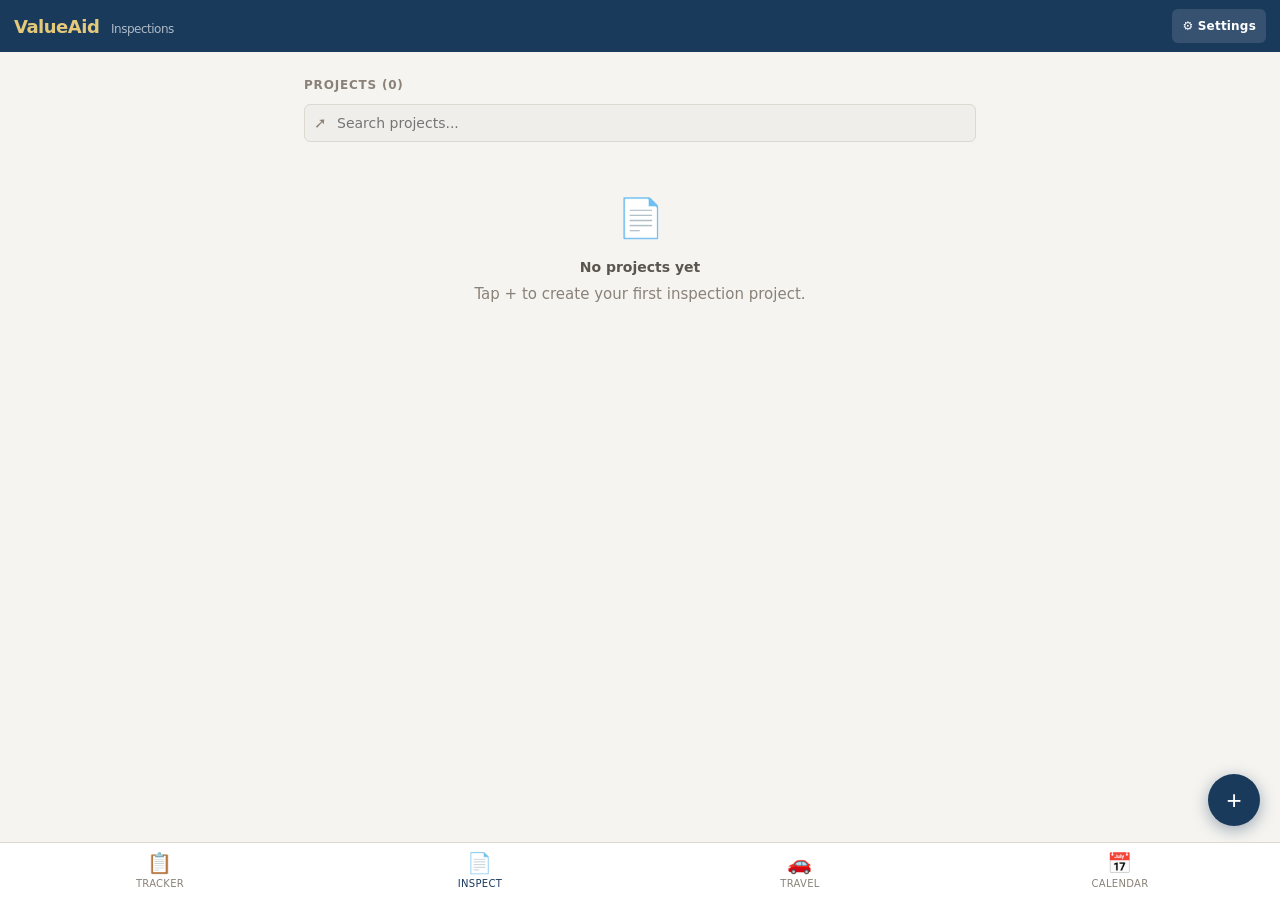
<file: index.html>
<!DOCTYPE html>
<html lang="en">
<head>
<meta charset="UTF-8">
<meta name="viewport" content="width=device-width, initial-scale=1.0, viewport-fit=cover">
<meta name="mobile-web-app-capable" content="yes">
<meta name="apple-mobile-web-app-capable" content="yes">
<meta name="apple-mobile-web-app-status-bar-style" content="default">
<meta name="theme-color" content="#1a3a5c">
<title>ValueAid</title>
<link rel="manifest" href="manifest.json">
<link rel="icon" href="icons/icon-192.png">
<link rel="apple-touch-icon" href="icons/icon-192.png">
<link rel="stylesheet" href="css/styles.css">
</head>
<body>
<div id="app">
  <header class="app-header">
    <a href="index.html" class="logo">ValueAid <span>Inspections</span></a>
    <div class="hdr-acts">
      <a href="settings.html" class="hbtn settings-btn">&#9881; Settings</a>
    </div>
  </header>

  <div id="travel-banner" class="travel-banner">
    <div class="pulse"></div>
    <span id="banner-txt" style="flex:1;font-size:13px">Travel in progress...</span>
    <a href="travel.html" class="btn bsm" style="background:var(--gd);color:#fff;border:none;padding:6px 12px">View</a>
  </div>

  <div class="page-content">
    <div class="pgw">
      <div class="sh mt12"><h2 id="proj-count">Projects</h2></div>
      <div style="position:relative;margin-bottom:12px">
        <input type="text" id="search-inp" placeholder="Search projects..." style="padding-left:32px" oninput="searchQuery=this.value;renderProjects()">
        <span style="position:absolute;left:10px;top:50%;transform:translateY(-50%);color:var(--txmt);font-size:15px;pointer-events:none">&#10138;</span>
      </div>
      <div id="proj-list"></div>
    </div>
  </div>

  <!-- FAB at bottom right -->
  <button class="fab" onclick="openNewProject()" title="New Project">&#43;</button>

  <nav class="bottom-nav">
    <a href="tracker.html" class="ni"><span class="ni-icon">&#128203;</span>Tracker</a>
    <a href="index.html" class="ni active"><span class="ni-icon">&#128196;</span>Inspect</a>
    <a href="travel.html" class="ni"><span class="ni-icon">&#128663;</span>Travel</a>
    <a href="calendar.html" class="ni"><span class="ni-icon">&#128197;</span>Calendar</a>
  </nav>
</div>
<div id="toast"></div>

<!-- NEW PROJECT SHEET -->
<div class="overlay" id="ov-new">
  <div class="sheet">
    <div class="sheet-hdr">
      <button class="btn bsm bs" style="width:34px;padding:0" onclick="closeOv('ov-new')">&#10005;</button>
      <h3>New Inspection Project</h3>
    </div>
    <div class="sheet-body">
      <p style="font-size:13px;color:var(--txmt);margin-bottom:8px">Choose layout:</p>
      <div class="layout-grid">
        <div class="layout-btn selected" id="lb-a" onclick="pickLayout('A')">
          <div class="lb-icon">&#128196;</div>
          <div class="lb-title">Standard</div>
          <div class="lb-desc">Findings by category, accommodations by level</div>
        </div>
        <div class="layout-btn" id="lb-b" onclick="pickLayout('B')">
          <div class="lb-icon">&#127968;</div>
          <div class="lb-title">Per Unit</div>
          <div class="lb-desc">Findings recorded per unit/room individually</div>
        </div>
      </div>
      <div class="divider"></div>
      <div class="fg"><label class="fl">Reference No.</label><input type="text" id="np-ref" inputmode="numeric" maxlength="6" placeholder="e.g. 240123"></div>

      <div class="fg">
        <label class="fl">Valuer-in-Charge</label>
        <div style="display:flex;gap:6px">
          <select id="np-valuer" style="flex:1"></select>
          <button class="btn bs bsm" onclick="openValuerMgr()">Edit</button>
        </div>
      </div>
      <div class="fg">
        <label class="fl">Property Type</label>
        <div style="display:flex;gap:6px">
          <select id="np-ptype" style="flex:1"></select>
          <button class="btn bs bsm" onclick="openPtypeMgr()">Edit</button>
        </div>
      </div>
      <div class="fg"><label class="fl">Occupancy</label>
        <select id="np-occ">
          <option value="">— Select —</option>
          <option>Owner-Occupied</option><option>Tenanted</option><option>Vacant</option>
          <option>Partially Owner-Occupied &amp; Tenanted</option>
          <option>Partially Owner-Occupied &amp; Vacant</option>
          <option>Partially Tenanted &amp; Vacant</option><option>N.A.</option>
        </select>
      </div>
      <div class="fg"><label class="fl">Property Address</label><input type="text" id="np-addr" placeholder="Full address"></div>

      <div class="fg"><label class="fl">Template</label>
        <select id="np-tpl"><option value="">— Default —</option></select>
      </div>
    </div>
    <div class="sheet-footer">
      <button class="btn bs" onclick="closeOv('ov-new')">Cancel</button>
      <button class="btn bp" style="flex:1" onclick="createProject()">Create Project &#8594;</button>
    </div>
  </div>
</div>

<!-- INLINE MANAGER (valuers / prop types) -->
<div class="overlay" id="mgr-sheet">
  <div class="sheet">
    <div class="sheet-hdr">
      <button class="btn bsm bs" style="width:34px;padding:0" onclick="closeOv('mgr-sheet')">&#10005;</button>
      <h3 id="mgr-title">Manage</h3>
    </div>
    <div class="sheet-body">
      <div style="display:flex;gap:6px;margin-bottom:12px">
        <input type="text" id="mgr-inp" placeholder="Add new..." style="flex:1">
        <button class="btn bp bsm" id="mgr-add-btn">Add</button>
      </div>
      <div id="mgr-list"></div>
    </div>
    <div class="sheet-footer">
      <button class="btn bp bbl" id="mgr-done-btn">Done</button>
    </div>
  </div>
</div>


<script src="js/db.js"></script>
<script src="js/ui.js"></script>
<script src="js/picker.js"></script>
<script>
let newLayout = 'A';

function condBadge(c) {
  if (!c) return 'b-nv';
  if (['New','Very Good','Good','Above Average'].includes(c)) return 'b-gn';
  if (['Poor','Fair','Below Average'].includes(c)) return 'b-rd';
  return 'b-am';
}

let searchQuery = '';

let _archivedExpanded = false;
function toggleArchivedSection() {
  _archivedExpanded = !_archivedExpanded;
  renderProjects();
}

function archiveProject(id) {
  const p = VA.db.projects.find(x => x.id === id); if (!p) return;
  const catCount = (p.cats||[]).reduce((n,c)=>(c.items||[]).length+n, 0);
  const selCount  = (p.cats||[]).reduce((n,c)=>(c.items||[]).filter(i=>i.sel||(i.notes&&i.notes.trim())).length+n, 0);
  const trimmed = catCount - selCount;
  const msg = `Archive "${p.addr||'this project'}"?\n\nThis will:\n• Make it read-only\n• Remove ${trimmed} unselected blank items to save space\n• Move it to the Archived section\n\nYou can unarchive later, but the removed items cannot be recovered.`;
  if (!confirm(msg)) return;
  VA.archiveProject(id);
  renderProjects();
  toast('Project archived');
}

function unarchiveProject(id) {
  if (!confirm('Unarchive this project? It will become editable again.')) return;
  VA.unarchiveProject(id);
  renderProjects();
  toast('Project unarchived');
}

function deleteProject(id) {
  const p = VA.db.projects.find(x => x.id === id); if (!p) return;
  if (!confirm(`Delete "${p.addr||'this project'}"? This cannot be undone.`)) return;
  if (p.caseId) { const c=(VA.db.cases||[]).find(x=>x.id===p.caseId); if(c) delete c.projectId; }
  VA.db.projects = VA.db.projects.filter(x => x.id !== id);
  VA.save(); renderProjects(); toast('Project deleted');
}

function renderProjects() {
  const el = document.getElementById('proj-list');
  const db = VA.db;
  let sorted = [...db.projects].sort((a,b) => new Date(b.date||0) - new Date(a.date||0));
  if (searchQuery) {
    const q = searchQuery.toLowerCase();
    sorted = sorted.filter(p =>
      (p.addr||'').toLowerCase().includes(q) ||
      (p.ref||'').toLowerCase().includes(q) ||
      (p.ptype||'').toLowerCase().includes(q) ||
      (p.valuer||'').toLowerCase().includes(q)
    );
  }
  const active   = sorted.filter(p => !p.archived);
  const archived = sorted.filter(p =>  p.archived);
  document.getElementById('proj-count').textContent = 'Projects (' + active.length + ')';
  if (!active.length && !archived.length) {
    el.innerHTML = db.projects.length
      ? '<div class="empty-state"><div class="esi">&#128270;</div><h3>No results</h3><p>No projects match your search.</p></div>'
      : '<div class="empty-state"><div class="esi">&#128196;</div><h3>No projects yet</h3><p>Tap + to create your first inspection project.</p></div>';
    return;
  }
  const today = (()=>{const d=new Date();return d.getFullYear()+'-'+String(d.getMonth()+1).padStart(2,'0')+'-'+String(d.getDate()).padStart(2,'0');})();
  const upcoming  = active.filter(p => !p.date || p.date >= today);
  const inspected = active.filter(p =>  p.date && p.date < today);

  const cardHtml = p => `
    <div class="proj-card" onclick="location.href='editor.html?id=${p.id}'" style="${p.archived?'opacity:.65':''}">
      <div class="pc-icon" style="${p.archived?'color:var(--txmt)':''}">
        ${p.archived ? '&#128274;' : (p.layout==='B' ? '&#127968;' : '&#128196;')}
      </div>
      <div style="flex:1;min-width:0">
        <div class="pc-title">${VA.esc(p.addr||'Untitled')}</div>
        <div class="pc-sub">${p.ref?'#'+VA.esc(p.ref)+' &bull; ':''}${VA.esc(p.valuer||'')}${p.occ?' &bull; '+VA.esc(p.occ):''}</div>
      </div>
      <div class="pc-meta">
        <div class="badge b-nv" style="margin-bottom:4px;font-size:10px;max-width:90px;overflow:hidden;text-overflow:ellipsis;white-space:nowrap">${VA.esc(p.ptype||'—')}</div>
        <div style="font-size:12px;color:var(--txmt)">${VA.fmtDate(p.date)}</div>
      </div>
    </div>`;

  let html = upcoming.map(cardHtml).join('');
  if (inspected.length) {
    html += `<div style="font-size:11px;font-weight:700;text-transform:uppercase;letter-spacing:.7px;color:var(--txmt);padding:14px 2px 6px;display:flex;align-items:center;gap:6px"><span style="width:8px;height:8px;border-radius:50%;background:var(--gn);display:inline-block"></span>Inspected</div>`;
    html += inspected.map(cardHtml).join('');
  }
  if (archived.length) {
    html += `<div style="font-size:11px;font-weight:700;text-transform:uppercase;letter-spacing:.7px;color:var(--txmt);padding:14px 2px 6px;display:flex;align-items:center;justify-content:space-between;cursor:pointer" onclick="toggleArchivedSection()">
      <div style="display:flex;align-items:center;gap:6px"><span style="width:8px;height:8px;border-radius:50%;background:var(--bd);display:inline-block"></span>Archived (${archived.length})</div>
      <span style="font-size:14px">${_archivedExpanded ? '&#9650;' : '&#9660;'}</span>
    </div>`;
    if (_archivedExpanded) html += archived.map(cardHtml).join('');
  }
  el.innerHTML = html;
}

function refreshValuerDrop() {
  const s = document.getElementById('np-valuer'); if (!s) return;
  const cur = s.value;
  s.innerHTML = '<option value="">— Select —</option>' + VA.db.valuers.map(v=>`<option${v===cur?' selected':''}>${VA.esc(v)}</option>`).join('');
}
function refreshPtypeDrop() {
  const s = document.getElementById('np-ptype'); if (!s) return;
  const cur = s.value;
  s.innerHTML = '<option value="">— Select —</option>' + VA.db.propertyTypes.map(t=>`<option${t===cur?' selected':''}>${VA.esc(t)}</option>`).join('');
}

function openValuerMgr() {
  openInlineMgr('Manage Valuers',
    () => VA.db.valuers,
    val => { if (!VA.db.valuers.includes(val)) { VA.db.valuers.push(val); VA.save(); } },
    i => { VA.db.valuers.splice(i,1); VA.save(); },
    () => refreshValuerDrop()
  );
}
function openPtypeMgr() {
  openInlineMgr('Property Types',
    () => VA.db.propertyTypes,
    val => { if (!VA.db.propertyTypes.includes(val)) { VA.db.propertyTypes.push(val); VA.save(); } },
    i => { VA.db.propertyTypes.splice(i,1); VA.save(); },
    () => refreshPtypeDrop()
  );
}

function pickLayout(l) {
  newLayout = l;
  document.getElementById('lb-a').classList.toggle('selected', l==='A');
  document.getElementById('lb-b').classList.toggle('selected', l==='B');
}

function openNewProject() {
  newLayout = 'A'; pickLayout('A');
  const now = new Date();
  ['np-ref','np-addr'].forEach(id => document.getElementById(id).value = '');
  document.getElementById('np-occ').value = '';
  refreshValuerDrop(); refreshPtypeDrop();
  // Template dropdown
  VA.seed();
  const ts = document.getElementById('np-tpl');
  ts.innerHTML = VA.db.templates.map((t,i)=>`<option value="${i}">${VA.esc(t.name)}</option>`).join('');
  const defIdx = VA.db.templates.findIndex(t=>t.name===VA.DEFAULT_TPL);
  ts.value = defIdx >= 0 ? String(defIdx) : '0';
  openOv('ov-new');
}

function createProject() {
  const addr = document.getElementById('np-addr').value.trim();
  if (!addr) { toast('Please enter a property address'); return; }
  const tplIdx = parseInt(document.getElementById('np-tpl').value);
  const tpl = !isNaN(tplIdx) ? VA.db.templates[tplIdx] : VA.db.templates.find(t=>t.name===VA.DEFAULT_TPL) || VA.db.templates[0];
  // Warn if template has no categories
  if (tpl && !(tpl.categoryIds||[]).length) {
    if (!confirm('The selected template has no categories. The project will start with no inspection findings sections. Continue?')) return;
  }
  const p = {
    id: VA.uid(), layout: newLayout,
    ref: document.getElementById('np-ref').value.trim(),
    valuer: document.getElementById('np-valuer').value,
    ptype: document.getElementById('np-ptype').value,
    occ: document.getElementById('np-occ').value,
    addr,
    remarks: '',
    cats: tpl ? VA.snapshotCats(tpl) : VA.activeCats().map(c=>({id:c.id,name:c.name,items:c.items.map(it=>({name:it,sel:false})),notes:''})),
    roomSnapshot: tpl ? VA.snapshotRooms(tpl) : VA.getActiveRooms(),
    levels: [], createdAt: Date.now()
  };
  if (p.layout==='A') p.levels = [{id:VA.uid(),name:'Accommodation',rooms:[],notes:''}];
  // Link to case if launched from tracker
  const fromCaseId = document.getElementById('ov-new')?.dataset?.fromCase;
  if (fromCaseId) {
    const c = (VA.db.cases||[]).find(x => x.id === fromCaseId);
    if (c) { p.caseId = c.id; c.projectId = p.id; delete document.getElementById('ov-new').dataset.fromCase; }
  }
  // Apply inspection date/time from case if present
  const _ovNew = document.getElementById('ov-new');
  if (_ovNew.dataset.fromDate) { p.date = _ovNew.dataset.fromDate; delete _ovNew.dataset.fromDate; }
  if (_ovNew.dataset.fromTime) { p.time = _ovNew.dataset.fromTime; delete _ovNew.dataset.fromTime; }
  VA.db.projects.push(p); VA.save();
  closeOv('ov-new');
  toast('Project created');
  setTimeout(() => location.href = 'editor.html?id='+p.id, 200);
}

function openNewProjectFromCase(c, pending) {
  // Open the project sheet normally first (populates dropdowns + template)
  openNewProject();
  // Then override fields with case data
  const set = (id,val) => { const el=document.getElementById(id); if(el&&val) el.value=val; };
  set('np-ref', c.ref);
  set('np-addr', c.addr);
  // Property type
  if (c.ptype) {
    const sel = document.getElementById('np-ptype');
    if (sel) [...sel.options].forEach(o => { if(o.text===c.ptype||o.value===c.ptype) sel.value=o.value; });
  }
  // Store caseId + date/time for applying after project creation
  const _ov = document.getElementById('ov-new');
  _ov.dataset.fromCase = c.id;
  _ov.dataset.fromDate = (pending&&pending.inspDate)||c.inspDate||'';
  _ov.dataset.fromTime = (pending&&pending.inspTime)||c.inspTime||'';
}

pageInit();

// Handle redirect from case-editor "Create Project" button
(function() {
  const params = new URLSearchParams(location.search);
  if (params.get('fromCase')) {
    try {
      const pending = JSON.parse(sessionStorage.getItem('va_new_from_case')||'null');
      if (pending && pending.caseId) {
        const c = (VA.db.cases||[]).find(x => x.id === pending.caseId);
        if (c) {
          sessionStorage.removeItem('va_new_from_case');
          openNewProjectFromCase(c, pending);
          history.replaceState(null, '', 'index.html');
          return;
        }
      }
    } catch(e) {}
  }
})();

renderProjects();
</script>
</body>
</html>
</file>
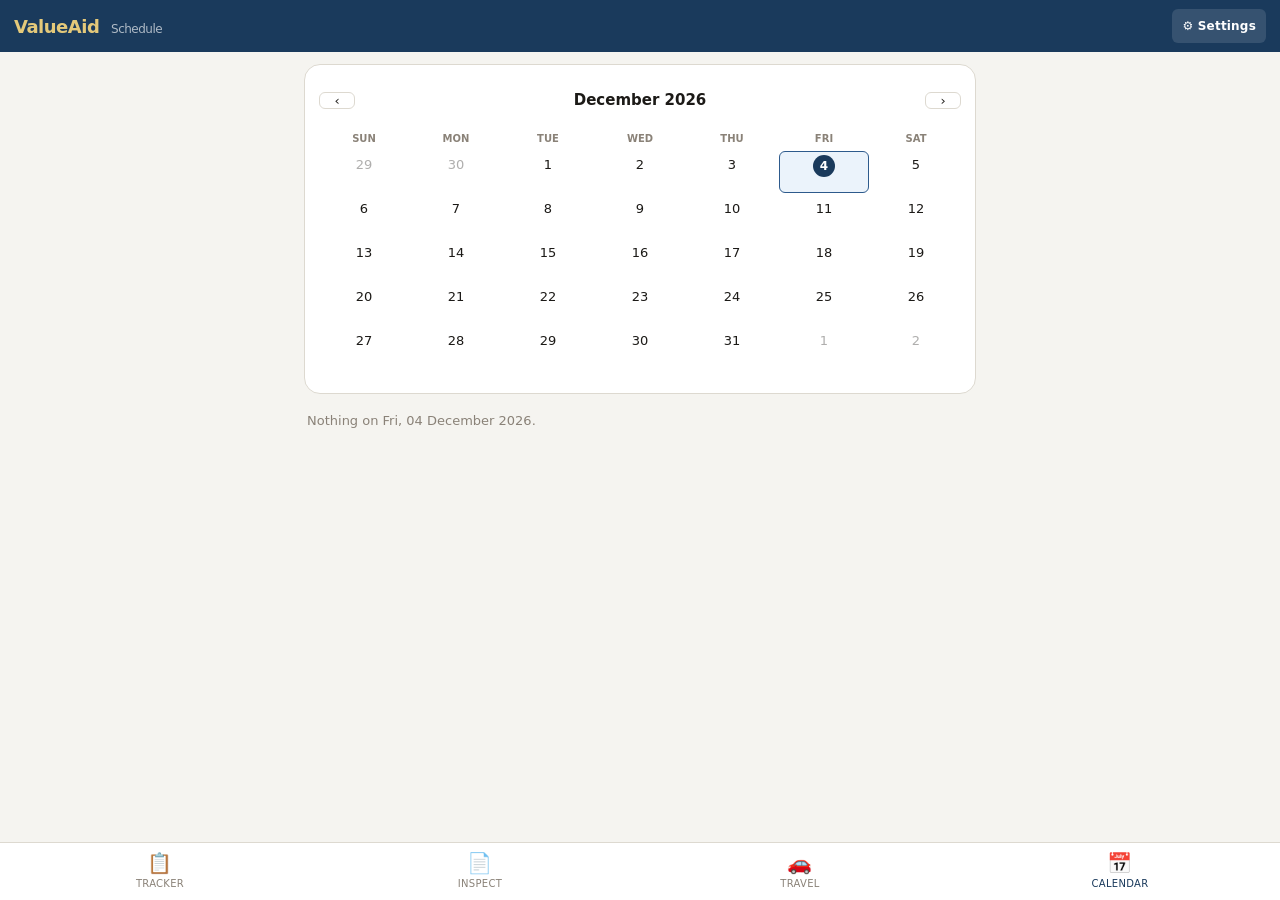
<file: calendar.html>
<!DOCTYPE html>
<html lang="en">
<head>
<meta charset="UTF-8">
<meta name="viewport" content="width=device-width, initial-scale=1.0, viewport-fit=cover">
<meta name="mobile-web-app-capable" content="yes">
<meta name="apple-mobile-web-app-capable" content="yes">
<meta name="theme-color" content="#1a3a5c">
<title>ValueAid — Calendar</title>
<link rel="manifest" href="manifest.json">
<link rel="stylesheet" href="css/styles.css">
</head>
<body>
<div id="app">
  <header class="app-header">
    <a href="index.html" class="logo">ValueAid <span>Schedule</span></a>
    <div class="hdr-acts"><a href="settings.html" class="hbtn settings-btn">&#9881; Settings</a></div>
  </header>
  <div id="travel-banner" class="travel-banner">
    <div class="pulse"></div>
    <span id="banner-txt" style="flex:1;font-size:13px">Travel in progress...</span>
    <a href="travel.html" class="btn bsm" style="background:var(--gd);color:#fff;border:none;padding:6px 12px">View</a>
  </div>
  <div class="page-content">
    <div class="pgw">
      <div class="card">
        <div class="card-body">
          <div class="cal-nav">
            <button class="btn bsm bs" style="width:36px;padding:0" onclick="calPrev()">&#8249;</button>
            <div class="cal-month" id="cal-label"></div>
            <button class="btn bsm bs" style="width:36px;padding:0" onclick="calNext()">&#8250;</button>
          </div>
          <div class="cal-grid" id="cal-grid"></div>
        </div>
      </div>
      <div id="cal-events"></div>
    </div>
  </div>
  <nav class="bottom-nav">
    <a href="tracker.html" class="ni"><span class="ni-icon">&#128203;</span>Tracker</a>
    <a href="index.html" class="ni"><span class="ni-icon">&#128196;</span>Inspect</a>
    <a href="travel.html" class="ni"><span class="ni-icon">&#128663;</span>Travel</a>
    <a href="calendar.html" class="ni active"><span class="ni-icon">&#128197;</span>Calendar</a>
  </nav>
</div>
<div id="toast"></div>
<script src="js/db.js"></script>
<script src="js/ui.js"></script>
<script src="js/picker.js"></script>
<script>
const MONTHS=['January','February','March','April','May','June','July','August','September','October','November','December'];
let cY,cM,cSel;
function localISO(d) {
  // Returns YYYY-MM-DD in LOCAL timezone, not UTC
  const y=d.getFullYear(), m=String(d.getMonth()+1).padStart(2,'0'), day=String(d.getDate()).padStart(2,'0');
  return y+'-'+m+'-'+day;
}
function initCal(){const n=new Date();cY=n.getFullYear();cM=n.getMonth();cSel=localISO(n);}
function calPrev(){cM--;if(cM<0){cM=11;cY--;}renderCal();}
function calNext(){cM++;if(cM>11){cM=0;cY++;}renderCal();}
function buildEventMap() {
  // ev[date] = { inspections: [], deadlines: [], caseInspections: [] }
  const ev = {};
  const ensure = iso => { if(!ev[iso]) ev[iso]={inspections:[],deadlines:[],caseInspections:[]}; };
  // Linked inspection projects (only those NOT linked to a case, to avoid duplication)
  VA.db.projects.forEach(p => {
    if (p.date && !p.caseId && !p.archived) { ensure(p.date); ev[p.date].inspections.push(p); }
  });
  // Cases: inspection date + deadline
  (VA.db.cases||[]).forEach(c => {
    if (c.inspDate) { ensure(c.inspDate); ev[c.inspDate].caseInspections.push(c); }
    // Respect autoMode — mirrors tracker.html isCaseComplete logic
    const cDone = (c.autoMode!==false)
      ? !!c.autoComplete
      : !!(c.stage&&((c.checklistSnapshot&&c.checklistSnapshot.length?c.checklistSnapshot:((VA.db.checklists||[]).find(x=>x.id===c.checklistId)||{stages:['Case Complete']}).stages)[((c.checklistSnapshot&&c.checklistSnapshot.length?c.checklistSnapshot:((VA.db.checklists||[]).find(x=>x.id===c.checklistId)||{stages:['Case Complete']}).stages).length)-1]===c.stage));
    if(c.deadline&&!cDone){ensure(c.deadline);ev[c.deadline].deadlines.push(c);}
  });
  return ev;
}

function renderCal(){
  document.getElementById('cal-label').textContent=MONTHS[cM]+' '+cY;
  const today=localISO(new Date());
  const ev=buildEventMap();
  const first=new Date(cY,cM,1).getDay(),dim=new Date(cY,cM+1,0).getDate(),prev=new Date(cY,cM,0).getDate();
  let h=['Sun','Mon','Tue','Wed','Thu','Fri','Sat'].map(d=>`<div class="cal-dl">${d}</div>`).join('');
  for(let i=0;i<first;i++)h+=`<div class="cal-day other-month"><span class="dn">${prev-first+i+1}</span></div>`;
  for(let d=1;d<=dim;d++){
    const iso=`${cY}-${String(cM+1).padStart(2,'0')}-${String(d).padStart(2,'0')}`;
    const e=ev[iso]||{inspections:[],deadlines:[],caseInspections:[]};
    const totalInsp=(e.inspections.length)+(e.caseInspections.length);
    const hasDeadline=e.deadlines.length>0;
    const hasEvents=totalInsp>0||hasDeadline;
    let indicators='';
    if(totalInsp>0) indicators+=`<span style="font-size:8px;font-weight:700;color:var(--gd);background:var(--gnbg);border-radius:6px;padding:0 3px;line-height:1.6">${totalInsp}</span>`;
    if(hasDeadline) indicators+=`<span style="font-size:8px;font-weight:700;color:var(--rd);background:var(--rdbg);border-radius:6px;padding:0 3px;line-height:1.6">${e.deadlines.length}</span>`;
    h+=`<div class="cal-day${iso===today?' today':''}${iso===cSel?' selected':''}${hasEvents?' has-events':''}" data-iso="${iso}" onclick="calSel('${iso}')">
      <span class="dn">${d}</span>
      ${indicators?`<div style="display:flex;gap:2px;justify-content:center;margin-top:1px;flex-wrap:wrap">${indicators}</div>`:''}
    </div>`;
  }
  const rem=(7-(first+dim)%7)%7;for(let i=1;i<=rem;i++)h+=`<div class="cal-day other-month"><span class="dn">${i}</span></div>`;
  document.getElementById('cal-grid').innerHTML=h;
  renderEvs(cSel, ev);
}
function calSel(iso) {
  cSel = iso;
  document.querySelectorAll('.cal-day').forEach(el => {
    el.classList.toggle('selected', el.dataset.iso === iso);
  });
  renderEvs(iso, buildEventMap());
}
function renderEvs(date, ev){
  const el=document.getElementById('cal-events');
  if (!ev) ev=buildEventMap();
  const e=ev[date]||{inspections:[],deadlines:[],caseInspections:[]};
  const hasAnything=e.inspections.length||e.caseInspections.length||e.deadlines.length;
  if(!hasAnything){
    el.innerHTML=`<p style="font-size:13px;color:var(--txmt);padding:7px 3px">Nothing on ${VA.fmtDateLong(date)}.</p>`;
    return;
  }
  let html='';
  // All inspections (standalone projects + case inspections) under one header
  const allInsp = e.inspections.length + e.caseInspections.length;
  if(allInsp){
    // Merge and sort all inspections by time ascending; no time sorts last
    const timeVal = t => (t||'99:99').replace(':','');
    const combined = [
      ...e.inspections.map(p=>({type:'proj',data:p,t:timeVal(p.time)})),
      ...e.caseInspections.map(c=>({type:'case',data:c,t:timeVal(c.inspTime)}))
    ].sort((a,b)=>a.t<b.t?-1:a.t>b.t?1:0);
    html+=`<div class="sh mt8"><h2 style="display:flex;align-items:center;gap:6px"><span style="width:8px;height:8px;border-radius:50%;background:var(--gd);display:inline-block"></span>Inspections — ${VA.fmtDateLong(date)}</h2></div>`;
    html+=combined.map(({type,data:p})=>type==='proj'?`<div class="ev-item" onclick="location.href='editor.html?id=${p.id}'">
      <div style="display:flex;align-items:flex-start;justify-content:space-between;gap:6px">
        <div style="flex:1;min-width:0">
          <div class="ev-time">${VA.esc(p.time||'Time not set')} &bull; ${VA.esc(p.ptype||'Property')}</div>
          <div class="ev-title">${VA.esc(p.addr||'Untitled')}</div>
          <div class="ev-sub">${p.valuer?'Valuer: '+VA.esc(p.valuer):''}${p.cond?' &bull; '+VA.esc(p.cond):''}</div>
        </div>
        ${p.addr?`<button onclick="event.stopPropagation();openInMaps('${VA.esc(p.addr)}')" class="btn bs bxs" style="font-size:11px;padding:3px 7px;flex-shrink:0;margin-top:2px">&#128205;</button>`:''}
      </div>
    </div>`
    :`<div class="ev-item" onclick="location.href='case-editor.html?id=${VA.esc(p.id)}'">
      <div style="display:flex;align-items:flex-start;justify-content:space-between;gap:6px">
        <div style="flex:1;min-width:0">
          <div class="ev-time">${VA.esc(p.inspTime||'Time not set')}${p.ref?' &bull; Ref #'+VA.esc(p.ref):''}</div>
          <div class="ev-title">${VA.esc(p.addr||'No address')}</div>
          <div class="ev-sub">${p.client?'Client: '+VA.esc(p.client):''}${p.delayed?' &bull; <span style="color:var(--am)">Delayed</span>':''}</div>
        </div>
        ${p.addr?`<button onclick="event.stopPropagation();openInMaps('${VA.esc(p.addr)}')" class="btn bs bxs" style="font-size:11px;padding:3px 7px;flex-shrink:0;margin-top:2px">&#128205;</button>`:''}
      </div>
    </div>`).join('');
  }
  // Deadlines
  if(e.deadlines.length){
    html+=`<div class="sh mt8"><h2 style="display:flex;align-items:center;gap:6px"><span style="width:8px;height:8px;border-radius:50%;background:var(--rd);display:inline-block"></span>Case Deadlines — ${VA.fmtDateLong(date)}</h2></div>`;
    html+=e.deadlines.map(c=>`<div class="ev-item" style="border-left:3px solid var(--rd)" onclick="location.href='case-editor.html?id=${VA.esc(c.id)}'">
      <div style="display:flex;align-items:flex-start;justify-content:space-between;gap:6px">
        <div style="flex:1;min-width:0">
          <div class="ev-time" style="color:var(--rd)">&#9888; Deadline${c.ref?' &bull; Ref #'+VA.esc(c.ref):''}</div>
          <div class="ev-title">${VA.esc(c.addr||'No address')}</div>
          <div class="ev-sub">${c.client?'Client: '+VA.esc(c.client):''}${' &bull; Stage: '+VA.esc(c.stage||'—')}</div>
        </div>
        ${c.addr?`<button onclick="event.stopPropagation();openInMaps('${VA.esc(c.addr)}')" class="btn bs bxs" style="font-size:11px;padding:3px 7px;flex-shrink:0;margin-top:2px">&#128205;</button>`:''}
      </div>
    </div>`).join('');
  }
  el.innerHTML=html;
}
pageInit();initCal();renderCal();
</script>
</body>
</html>
</file>
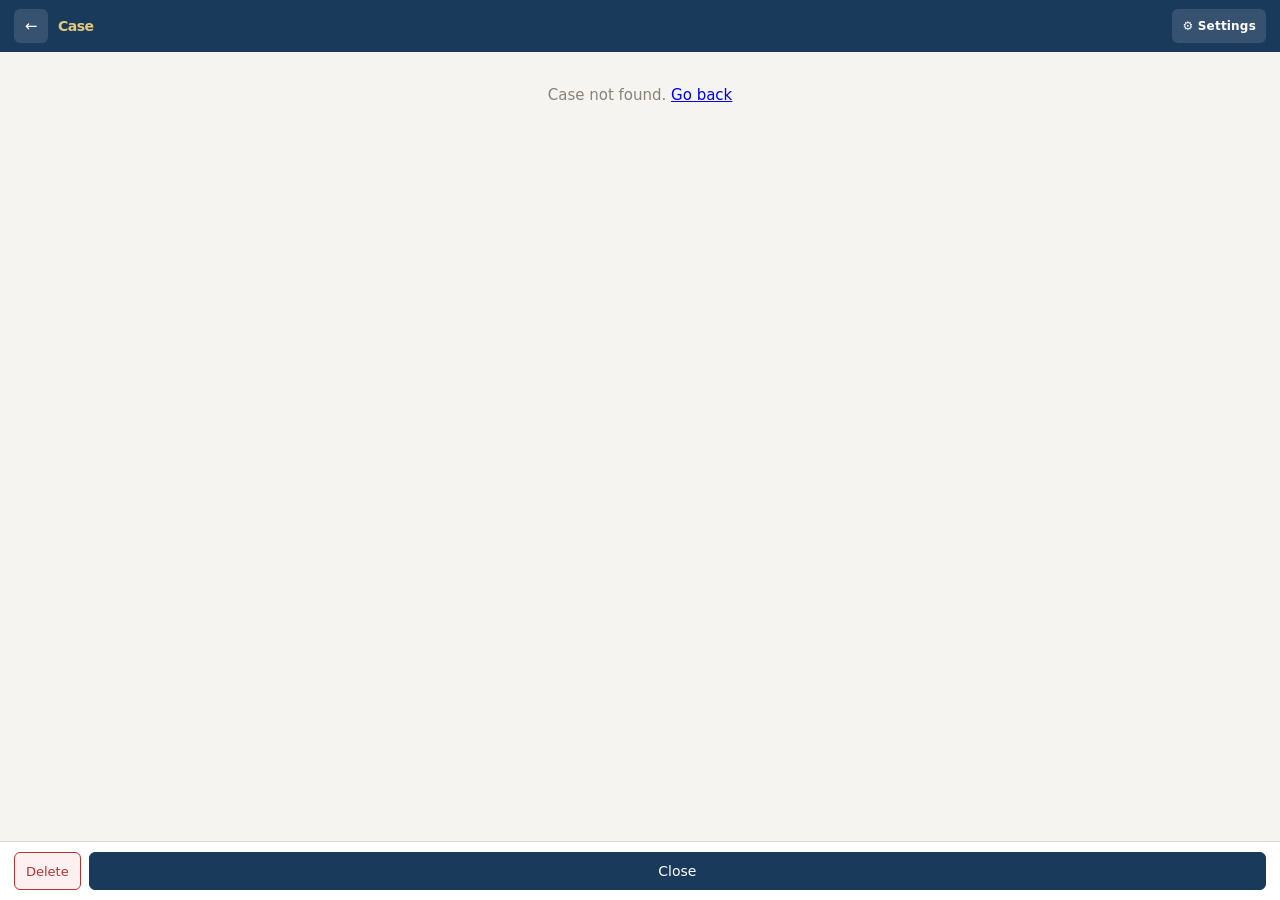
<file: case-editor.html>
<!DOCTYPE html>
<html lang="en">
<head>
<meta charset="UTF-8">
<meta name="viewport" content="width=device-width, initial-scale=1.0, viewport-fit=cover">
<meta name="mobile-web-app-capable" content="yes">
<meta name="apple-mobile-web-app-capable" content="yes">
<meta name="theme-color" content="#1a3a5c">
<title>ValueAid — Case</title>
<link rel="manifest" href="manifest.json">
<link rel="stylesheet" href="css/styles.css">
<style>
.prog-item{display:flex;align-items:center;gap:10px;padding:10px 12px;border:1px solid var(--bd);border-radius:var(--r);margin-bottom:6px;background:var(--sf);cursor:pointer;user-select:none;transition:all var(--tr)}
.prog-item.active{border-color:var(--bl);background:var(--blbg)}
.prog-item.complete{border-color:var(--gn);background:var(--gnbg)}
.prog-item:active{opacity:.8}
.prog-dot{width:18px;height:18px;border-radius:50%;border:2px solid var(--bd);flex-shrink:0;display:flex;align-items:center;justify-content:center;font-size:10px;transition:all var(--tr)}
.prog-item.active .prog-dot{border-color:var(--bl);background:var(--bl);color:#fff}
.prog-item.complete .prog-dot{border-color:var(--gn);background:var(--gn);color:#fff}
.prog-label{flex:1;font-size:14px;font-weight:500;color:var(--txmt)}
.prog-item.active .prog-label{color:var(--bl);font-weight:600}
.prog-item.complete .prog-label{color:var(--gn);font-weight:600}
.linked-box{background:var(--gnbg);border:1px solid var(--gn);border-radius:var(--r);padding:10px 12px;display:flex;align-items:center;gap:10px;margin-bottom:8px}
.unlinked-box{background:var(--sf2);border:1px dashed var(--bd);border-radius:var(--r);padding:10px 12px;display:flex;align-items:center;gap:10px;margin-bottom:8px}
.ref-warn{font-size:11px;color:var(--am);margin-top:3px;display:none}
.ref-warn.show{display:block}
.quick-date{display:flex;gap:6px;flex-wrap:wrap;margin-top:5px;align-items:center}
.qdBtn{font-size:11px;padding:4px 10px;border-radius:10px;border:1px solid var(--bd);background:var(--sf);color:var(--tx);cursor:pointer;white-space:nowrap}
.qdBtn:active{background:var(--sf2)}
.cat-menu{position:fixed;background:var(--sf);border:1px solid var(--bd);border-radius:var(--r);box-shadow:var(--sh);z-index:300;min-width:160px;padding:4px 0;display:none}
.cat-menu.open{display:block}
.cat-menu-item{padding:11px 14px;font-size:14px;cursor:pointer;display:flex;align-items:center;gap:8px;color:var(--tx)}
.cat-menu-item:active{background:var(--sf2)}
.cat-menu-item.danger{color:var(--rd)}
</style>
</head>
<body>
<div id="app">
  <header class="app-header">
    <a href="tracker.html" class="hbtn">&#8592;</a>
    <span class="logo" id="ce-title" style="font-size:14px;overflow:hidden;text-overflow:ellipsis;white-space:nowrap;flex:1">Case</span>
    <div class="hdr-acts"><a href="settings.html" class="hbtn settings-btn">&#9881; Settings</a></div>
  </header>
  <div class="page-content">
    <div class="pgw" id="ce-body">
      <p style="padding:20px;text-align:center;color:var(--txmt)">Loading...</p>
    </div>
  </div>
  <div class="sticky-bar">
    <button class="btn brd bsm" onclick="confirmDeleteCase()">Delete</button>
    <button class="btn bp" style="flex:1" onclick="caseClose()">Close</button>
  </div>
</div>
<div id="toast"></div>

<div class="overlay center" id="ov-conf">
  <div class="modal-box">
    <h3 id="conf-title">Confirm</h3>
    <p id="conf-msg" style="white-space:pre-wrap;font-size:13px;line-height:1.5"></p>
    <div class="modal-footer">
      <button class="btn bs" onclick="closeOv('ov-conf')">Cancel</button>
      <button class="btn brd" id="conf-btn">Confirm</button>
    </div>
  </div>
</div>

<div class="overlay" id="va-picker-ov">
  <div class="sheet" style="display:flex;flex-direction:column;max-height:88vh">
    <div id="va-pk-list" style="flex:1;overflow-y:auto;-webkit-overflow-scrolling:touch;padding:0 16px"></div>
    <div style="flex-shrink:0;padding:12px 16px;border-top:1px solid var(--bd);background:var(--sf)">
      <div id="va-pk-custom-row" style="display:none;gap:6px;margin-bottom:8px">
        <input type="text" id="va-pk-custom-inp" placeholder="Add custom..." style="flex:1">
        <button class="btn bp bsm" onclick="VA_PICKER.addCustom()">Add</button>
      </div>
      <div style="position:relative;margin-bottom:10px">
        <input type="text" id="va-pk-search" placeholder="Search..." style="padding-left:32px;padding-right:30px"
               oninput="VA_PICKER._onSearch(this.value)">
        <span style="position:absolute;left:10px;top:50%;transform:translateY(-50%);color:var(--txmt);font-size:15px;pointer-events:none">⌕</span>
      </div>
      <div style="display:flex;align-items:center;justify-content:space-between">
        <span id="va-pk-title" style="font-size:15px;font-weight:600"></span>
        <button class="btn bp bsm" id="va-pk-done">Done</button>
      </div>
    </div>
  </div>
</div>

<script src="js/db.js"></script>
<script src="js/ui.js"></script>
<script src="js/picker.js"></script>
<script>
'use strict';

let cid = null;
const gC = () => (VA.db.cases||[]).find(x => x.id === cid);

function addDays(date, days) {
  const d = new Date(date + 'T00:00:00');
  d.setDate(d.getDate() + days);
  return localISO(d);
}

// ── Build page ────────────────────────────────────────────────
function buildCase(c) {
  document.getElementById('ce-title').textContent = c.ref ? '#' + c.ref : 'New Case';

  let linkedHtml = '';
  if (c.projectId) {
    const p = VA.db.projects.find(x => x.id === c.projectId);
    linkedHtml = '<div class="linked-box">' +
      '<span style="font-size:18px">&#128279;</span>' +
      '<div style="flex:1"><div style="font-size:12px;font-weight:600;color:var(--gn)">Linked to Inspection Project</div>' +
      '<div style="font-size:12px;color:var(--tx)">' + VA.esc(p ? (p.addr||p.ref||'Project') : 'Project not found — please unlink') + '</div></div>' +
      (p ? '<button class="btn bs bsm" onclick="viewLinkedProject()">View</button>' : '') +
      '<button class="btn brd bsm" onclick="unlinkProject()">Unlink</button></div>';
  } else {
    linkedHtml = '<div class="unlinked-box">' +
      '<span style="font-size:18px;color:var(--txmt)">&#128279;</span>' +
      '<div style="flex:1;font-size:12px;color:var(--txmt)">No inspection project linked</div>' +
      '<button class="btn bs bsm" onclick="createLinkedProject()">+ Create Project</button></div>';
  }

  const delayedCls = c.delayed ? 'btn bsm' : 'btn bs bsm';
  const delayedStyle = c.delayed ? 'background:var(--am);border-color:var(--am);color:#fff' : '';

  document.getElementById('ce-body').innerHTML = linkedHtml +

    '<div class="sectlbl">Case Information</div>' +

    '<div class="fg"><label class="fl">Reference No. <span style="font-size:11px;color:var(--txmt)">(6-digit numeric)</span></label>' +
    '<input type="text" id="ce-ref" inputmode="numeric" maxlength="6" placeholder="e.g. 240123" value="' + VA.esc(c.ref||'') + '" oninput="ceRefInput(this.value)">' +
    '<div class="ref-warn" id="ref-warn">&#9888; Ref no. should be exactly 6 digits</div></div>' +

    '<div class="fg"><label class="fl" style="display:flex;align-items:center;justify-content:space-between">Address<button type="button" onclick="if(document.getElementById(\'ce-addr\').value)openInMaps(document.getElementById(\'ce-addr\').value)" class="btn bs bxs" style="font-size:11px;padding:2px 7px">&#128205; Maps</button></label>' +
    '<input type="text" id="ce-addr" placeholder="Property address" value="' + VA.esc(c.addr||'') + '" oninput="ceSave()"></div>' +

    '<div class="fg"><label class="fl">Client / Contact</label>' +
    '<input type="text" id="ce-client" placeholder="Name" value="' + VA.esc(c.client||'') + '" oninput="ceSave()"></div>' +

    '<div class="fg"><label class="fl">Mobile No.</label>' +
    '<input type="tel" id="ce-phone" placeholder="e.g. 9123 4567" value="' + VA.esc(formatPhoneVal(c.phone||'')) + '" oninput="cePhoneInput(this)"></div>' +
    '<div class="fg"><label class="fl">Property Type</label><select id="ce-ptype" onchange="ceSave()"><option value="">— Select —</option>' +
    VA.db.propertyTypes.map(t2 => '<option' + (c.ptype===t2?' selected':'') + '>' + VA.esc(t2) + '</option>').join('') +
    '</select></div>' +
    '<div class="fg"><label class="fl">Source</label><select id="ce-source" onchange="ceSave()"><option value="">— Select —</option>' +
    ['DBS-LO', 'OCBC', 'Maybank', 'HSBC', 'DBS', 'UOB', 'RHB', 'CIMB', 'SBI', 'External', 'Others'].map(src => '<option' + (c.source===src?' selected':'') + '>' + VA.esc(src) + '</option>').join('') +
    '</select></div>' +

    '<div class="r2">' +
    '<div class="fg"><label class="fl">Inspection Date</label><input type="date" id="ce-inspdate" value="' + (c.inspDate||'') + '" onchange="ceSave()"></div>' +
    '<div class="fg"><label class="fl">Inspection Time</label><input type="time" id="ce-insptime" value="' + (c.inspTime||'') + '" onchange="ceSave()"></div>' +
    '</div>' +

    '<div class="fg"><label class="fl">Created</label>' +
    '<input type="date" id="ce-created" value="' + (c.createdAt||'') + '" onchange="ceSave()"></div>' +

    '<div class="fg"><label class="fl">Deadline</label>' +
    '<input type="date" id="ce-deadline" value="' + (c.deadline||'') + '" onchange="ceSave()">' +
    '<div class="quick-date"><span style="font-size:11px;color:var(--txmt)">From created date:</span>' +
    '<button class="qdBtn" onclick="setDeadlineQuick(5)">+5 days</button>' +
    '<button class="qdBtn" onclick="setDeadlineQuick(7)">+7 days</button>' +
    '<button class="qdBtn" onclick="setDeadlineQuick(14)">+14 days</button></div></div>' +

    '<div class="divider"></div>' +
    '<div style="display:flex;align-items:center;justify-content:space-between;margin-bottom:8px">' +
    '<div class="sectlbl" style="margin:0">Progress</div>' +
    '<div style="display:flex;align-items:center;gap:8px">' +
    '<button id="delayed-tog" class="' + delayedCls + '" style="' + delayedStyle + '" onclick="toggleDelayed()">&#9200; Delayed</button>' +
    '<button id="auto-mode-tog" class="btn bsm ' + (c.autoMode!==false?'bp':'bs') + '" onclick="toggleAutoMode()" title="Switch between Auto and Manual progress tracking">'
      + (c.autoMode!==false ? '&#9881; Auto' : '&#9998; Manual') + '</button>' +
    '<button class="btn bs bsm" id="add-stage-btn" style="' + (c.autoMode!==false?'display:none':'') + '" onclick="addProgressStage()">+ Add</button>' +
    '</div></div>' +
    '<div id="prog-list"></div>' +

    '<div class="divider"></div>' +
    '<div class="sectlbl">Notes</div>' +
    '<div class="fg"><textarea id="ce-notes" rows="4" placeholder="General notes about this case..." oninput="ceSave()">' + VA.esc(c.notes||'') + '</textarea></div>';

  renderProgList(c);
  ceRefInput(c.ref||'');
}

// ── Auto stage helpers (mirrors tracker.html) ────────────────
const AUTO_STAGES=['Case Created','Inspection Booked','Inspection Completed','Case Complete'];
function getAutoStage(c){
  if(c.autoComplete)return AUTO_STAGES[3];
  if(c.inspDate){
    const dt=c.inspTime?new Date(c.inspDate+'T'+c.inspTime):new Date(c.inspDate+'T23:59:59');
    return new Date()>=dt?AUTO_STAGES[2]:AUTO_STAGES[1];
  }
  return AUTO_STAGES[0];
}

function toggleAutoMode(){
  const c=gC();if(!c)return;
  c.autoMode=c.autoMode===false?true:false;
  VA.save();buildCase(c);
}

function markAutoComplete(){
  const c=gC();if(!c)return;
  c.autoComplete=true;VA.save();renderProgList(c);
  toast('Case marked complete');
}
function unmarkAutoComplete(){
  const c=gC();if(!c)return;
  c.autoComplete=false;VA.save();renderProgList(c);
  toast('Marked incomplete');
}

// ── Progress pipeline ─────────────────────────────────────────
function renderProgList(c) {
  const el = document.getElementById('prog-list'); if (!el) return;
  const isAuto = c.autoMode !== false;

  if (isAuto) {
    const cur = getAutoStage(c);
    const done = !!c.autoComplete;
    el.innerHTML = AUTO_STAGES.map((st,i) => {
      const active = cur===st;
      const past = AUTO_STAGES.indexOf(cur)>i;
      return '<div class="prog-item'+(active?' active':'')+(done&&st===AUTO_STAGES[3]?' complete':'')+'">' +
        '<div class="prog-dot">'+(active?(done?'✓':'●'):(past?'✓':''))+'</div>' +
        '<span class="prog-label">'+VA.esc(st)+'</span></div>';
    }).join('') +
    (!done ? '<button class="btn bp" style="width:100%;margin-top:12px" onclick="markAutoComplete()">&#10003; Mark Case Complete</button>' : '<button class="btn bs" style="width:100%;margin-top:12px" onclick="unmarkAutoComplete()">&#8617; Undo Complete</button>');
    return;
  }

  // Manual mode
  const stages = c.checklistSnapshot || VA.BUILTIN_STAGES;
  const currentStage = c.stage || (stages[0]||'');
  const lastIdx = stages.length - 1;

  if (!stages.length) {
    el.innerHTML = '<p class="hint">No stages. Tap + Add to add one.</p>';
    return;
  }
  el.innerHTML = stages.map((st, i) => {
    const isActive = currentStage === st;
    const isComplete = isActive && i === lastIdx;
    let cls = 'prog-item';
    if (isComplete) cls += ' complete';
    else if (isActive) cls += ' active';
    const dot = isActive ? (isComplete ? '✓' : '●') : '';
    return '<div class="' + cls + '" onclick="setStage(\'' + VA.esc(st) + '\')">' +
      '<div class="prog-dot">' + dot + '</div>' +
      '<span class="prog-label">' + VA.esc(st) + '</span>' +
      '<div style="display:flex;align-items:center" onclick="event.stopPropagation()">' +
      '<button class="btn bs bsm" style="padding:3px 7px;font-size:14px;line-height:1" id="progmenu-btn-' + i + '" onclick="toggleProgMenu(' + i + ',event)">&#8942;</button>' +
      '<div class="cat-menu" id="progmenu-' + i + '">' +
      '<div class="cat-menu-item" onclick="closeProgMenu();moveStage(' + i + ',-1)"' + (i===0?' style="opacity:.4;pointer-events:none"':'') + '>&#8593; Move Up</div>' +
      '<div class="cat-menu-item" onclick="closeProgMenu();moveStage(' + i + ',1)"' + (i===stages.length-1?' style="opacity:.4;pointer-events:none"':'') + '>&#8595; Move Down</div>' +
      '<div class="cat-menu-item danger" onclick="closeProgMenu();removeStage(' + i + ')">&#10005; Remove</div>' +
      '</div></div></div>';
  }).join('');
}

let _openProgMenu = null;
function toggleProgMenu(i, e) {
  e.stopPropagation();
  const menu = document.getElementById('progmenu-' + i); if (!menu) return;
  const wasOpen = menu.classList.contains('open');
  closeProgMenu();
  if (!wasOpen) {
    const rect = e.currentTarget.getBoundingClientRect();
    menu.style.top = (rect.bottom + 4) + 'px';
    const left = Math.min(rect.right - 160, window.innerWidth - 168);
    menu.style.left = Math.max(8, left) + 'px';
    menu.classList.add('open');
    _openProgMenu = i;
  }
}
function closeProgMenu() {
  if (_openProgMenu !== null) {
    document.getElementById('progmenu-' + _openProgMenu)?.classList.remove('open');
    _openProgMenu = null;
  }
}
document.addEventListener('click', closeProgMenu);

function setStage(stage) {
  const c = gC(); if (!c) return;
  c.stage = stage; VA.save(); renderProgList(c);
}

function toggleDelayed() {
  const c = gC(); if (!c) return;
  c.delayed = !c.delayed;
  const btn = document.getElementById('delayed-tog');
  if (btn) {
    btn.className = c.delayed ? 'btn bsm' : 'btn bs bsm';
    btn.style.cssText = c.delayed ? 'background:var(--am);border-color:var(--am);color:#fff' : '';
  }
  VA.save();
}

function addProgressStage() {
  const name = prompt('New stage name:');
  if (!name || !name.trim()) return;
  const c = gC(); if (!c) return;
  if (!c.checklistSnapshot) c.checklistSnapshot = [...VA.BUILTIN_STAGES];
  if (c.checklistSnapshot.includes(name.trim())) { toast('Stage already exists'); return; }
  c.checklistSnapshot.push(name.trim());
  if (!c.stage) c.stage = c.checklistSnapshot[0];
  VA.save(); renderProgList(c); toast('Stage added');
}

function moveStage(i, dir) {
  const c = gC(); if (!c) return;
  if (!c.checklistSnapshot) c.checklistSnapshot = [...VA.BUILTIN_STAGES];
  const arr = c.checklistSnapshot;
  if (i + dir < 0 || i + dir >= arr.length) return;
  [arr[i], arr[i+dir]] = [arr[i+dir], arr[i]];
  VA.save(); renderProgList(c);
}

function removeStage(i) {
  const c = gC(); if (!c) return;
  if (!c.checklistSnapshot) c.checklistSnapshot = [...VA.BUILTIN_STAGES];
  const arr = c.checklistSnapshot;
  if (!confirm('Remove stage "' + arr[i] + '"?')) return;
  if (c.stage === arr[i]) c.stage = arr.find((_,j) => j !== i) || '';
  arr.splice(i, 1);
  VA.save(); renderProgList(c);
}

// ── Phone auto-format (8 digits → XXXX XXXX) ─────────────────
function formatPhoneVal(val) {
  const digits = (val||'').replace(/\D/g, '');
  return digits.length === 8 ? digits.slice(0,4) + ' ' + digits.slice(4) : val;
}
function cePhoneInput(inp) {
  const digits = inp.value.replace(/\D/g, '');
  if (digits.length === 8) {
    const formatted = digits.slice(0,4) + ' ' + digits.slice(4);
    if (inp.value !== formatted) inp.value = formatted;
  }
  ceSave();
}

// ── Ref validation ────────────────────────────────────────────
function ceRefInput(val) {
  const warn = document.getElementById('ref-warn');
  if (warn) warn.classList.toggle('show', val.length > 0 && !/^\d{6}$/.test(val));
  ceSave();
}

// ── Deadline quick set ────────────────────────────────────────
function setDeadlineQuick(n) {
  const c = gC(); if (!c) return;
  const base = c.createdAt || localISO(new Date());
  const dl = addDays(base, n);
  const inp = document.getElementById('ce-deadline'); if (!inp) return;
  inp.value = dl; ceSave();
}

// ── Save with sync to linked project ─────────────────────────
function ceSave() {
  const c = gC(); if (!c) return;
  const v  = id => { const el=document.getElementById(id); return el?el.value:undefined; };
  const vt = id => { const el=document.getElementById(id); return el?el.value.trim():undefined; };
  const syncP = (field, val) => {
    if (c.projectId) { const p=VA.db.projects.find(x=>x.id===c.projectId); if(p) p[field]=val; }
  };
  if (vt('ce-ref')!==undefined)     { c.ref=vt('ce-ref'); if(c.ref) syncP('ref',c.ref); }
  if (vt('ce-addr')!==undefined)    { c.addr=vt('ce-addr'); if(c.addr) syncP('addr',c.addr); }
  if (vt('ce-client')!==undefined)  c.client=vt('ce-client');
  if (vt('ce-phone')!==undefined)   c.phone=vt('ce-phone');
  if (v('ce-ptype')!==undefined)    c.ptype=v('ce-ptype');
  if (v('ce-source')!==undefined)   c.source=v('ce-source');
  if (v('ce-inspdate')!==undefined) { c.inspDate=v('ce-inspdate'); if(c.inspDate) syncP('date',c.inspDate); }
  if (v('ce-insptime')!==undefined) { c.inspTime=v('ce-insptime'); if(c.inspTime) syncP('time',c.inspTime); }
  if (v('ce-created')!==undefined)  c.createdAt=v('ce-created');
  if (v('ce-deadline')!==undefined) c.deadline=v('ce-deadline');
  if (v('ce-notes')!==undefined)    c.notes=v('ce-notes');
  document.getElementById('ce-title').textContent = c.ref ? '#' + c.ref : 'New Case';
  VA.save();
}

function caseClose() { ceSave(); location.href='tracker.html'; }

// ── Conflict-aware linking ────────────────────────────────────


function unlinkProject() {
  const c=gC(); if(!c||!c.projectId) return;
  if(!confirm('Unlink this case from the inspection project?')) return;
  const p=VA.db.projects.find(x=>x.id===c.projectId);
  if(p) delete p.caseId;
  c.projectId=null; VA.save(); buildCase(c); toast('Unlinked');
}

function viewLinkedProject() {
  const c=gC(); if(!c||!c.projectId) return;
  ceSave(); location.href='editor.html?id='+c.projectId;
}

function createLinkedProject() {
  const c=gC(); if(!c) return;
  ceSave();
  try { sessionStorage.setItem('va_new_from_case', JSON.stringify({
    caseId:c.id, inspDate:c.inspDate||'', inspTime:c.inspTime||''
  })); } catch(e) {}
  location.href='index.html?fromCase=1';
}

// ── Delete ────────────────────────────────────────────────────
function confirmDeleteCase() {
  const c=gC(); if(!c) return;
  document.getElementById('conf-title').textContent='Delete Case?';
  document.getElementById('conf-msg').textContent='Delete case "' + (c.ref||c.addr||'this case') + '"? Cannot be undone.';
  document.getElementById('conf-btn').textContent='Delete';
  document.getElementById('conf-btn').onclick=()=>{
    if(c.projectId){const p=VA.db.projects.find(x=>x.id===c.projectId);if(p)delete p.caseId;}
    VA.db.cases=VA.db.cases.filter(x=>x.id!==cid);
    VA.save(); closeOv('ov-conf'); toast('Case deleted');
    setTimeout(()=>location.href='tracker.html',400);
  };
  openOv('ov-conf');
}

// ── Init ──────────────────────────────────────────────────────
pageInit();
document.querySelectorAll('.overlay').forEach(el=>{
  el.addEventListener('click',e=>{if(e.target===el)el.classList.remove('open');});
});
function localISO(d){const y=d.getFullYear(),m=String(d.getMonth()+1).padStart(2,'0'),day=String(d.getDate()).padStart(2,'0');return y+'-'+m+'-'+day;}
cid=new URLSearchParams(location.search).get('id');
const kase=gC();
if(kase){buildCase(kase);}
else{document.getElementById('ce-body').innerHTML='<p style="padding:20px;text-align:center;color:var(--txmt)">Case not found. <a href="tracker.html">Go back</a></p>';}
</script>
</body>
</html>
</file>
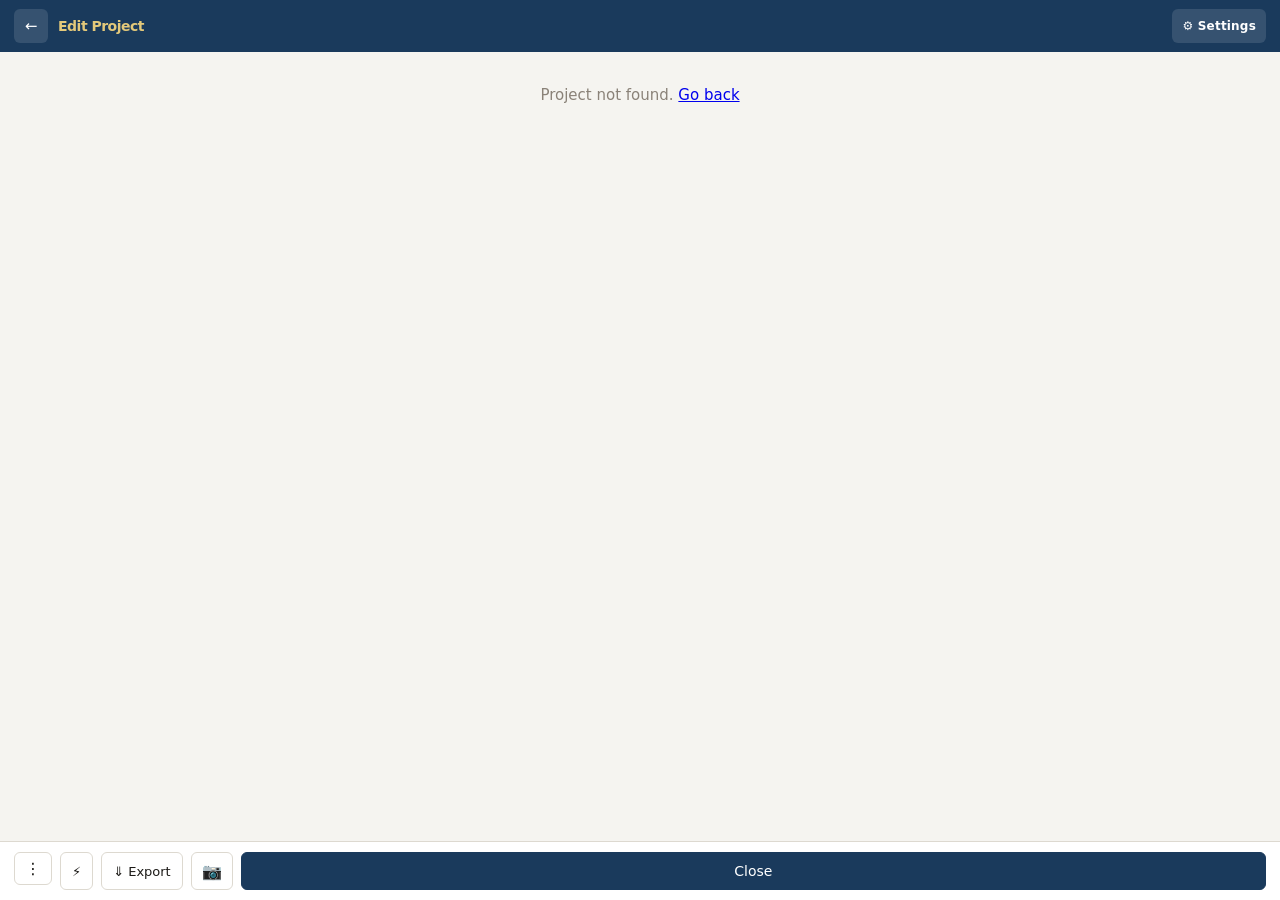
<file: editor.html>
<!DOCTYPE html>
<html lang="en">
<head>
<meta charset="UTF-8">
<meta name="viewport" content="width=device-width, initial-scale=1.0, viewport-fit=cover">
<meta name="mobile-web-app-capable" content="yes">
<meta name="apple-mobile-web-app-capable" content="yes">
<meta name="theme-color" content="#1a3a5c">
<title>ValueAid — Editor</title>
<link rel="manifest" href="manifest.json">
<link rel="stylesheet" href="css/styles.css">
<link rel="stylesheet" href="css/editor.css">
</head>
<body>
<div id="app">
  <header class="app-header">
    <a href="index.html" class="hbtn">&#8592;</a>
    <span class="logo" id="ed-title" style="font-size:14px;overflow:hidden;text-overflow:ellipsis;white-space:nowrap;flex:1">Edit Project</span>
    <div class="hdr-acts"><a href="settings.html" class="hbtn settings-btn">&#9881; Settings</a></div>
  </header>
  <div class="page-content"><div class="pgw" id="ed-body"><p style="padding:20px;text-align:center;color:var(--txmt)">Loading...</p></div></div>
  <div class="sticky-bar">
    <div style="position:relative">
      <button class="btn bs bsm" style="padding:6px 10px;font-size:16px" onclick="toggleEditorMenu(event)" id="ed-more-btn">&#8942;</button>
      <div class="cat-menu" id="ed-more-menu" style="min-width:170px">
        <div class="cat-menu-item" id="ed-archive-item" onclick="closeEditorMenu();editorArchiveAction()">&#128274; Archive</div>
        <div class="cat-menu-item danger" onclick="closeEditorMenu();editorDeleteAction()">&#10005; Delete</div>
      </div>
    </div>
    <button class="btn bs bsm" onclick="openQuickPanel()" title="Quick Add / Remove">&#9889;</button>
    <button id="ed-pdf-btn" class="btn bs bsm" onclick="toggleExportMenu(event)" style="position:relative">&#8659; Export
      <div class="cat-menu" id="ed-export-menu" style="min-width:150px;position:fixed">
        <div class="cat-menu-item" onclick="closeExportMenu();doExportPDF()">&#128196; PDF</div>
        <div class="cat-menu-item" onclick="closeExportMenu();doExportXLSX()">&#128202; Excel</div>
      </div>
    </button>
    <button class="btn bs bsm" style="font-size:16px;padding:6px 10px" onclick="openCameraTag()" title="Take Photo">&#128247;</button>
    <button class="btn bp" style="flex:1" onclick="saveClose()">Close</button>
  </div>
</div>
<div id="toast"></div>

<!-- hidden camera input -->
<input type="file" id="cam-input" accept="image/*" capture="environment" style="display:none">

<!-- CAMERA TAGGER -->
<div class="overlay" id="cam-ov">
  <div class="sheet" style="max-height:92vh;display:flex;flex-direction:column">
    <div style="flex:1;overflow-y:auto;-webkit-overflow-scrolling:touch;padding:14px 16px" id="cam-body"></div>
    <div style="flex-shrink:0;padding:12px 16px;border-top:1px solid var(--bd);background:var(--sf)">
      <div style="display:flex;align-items:center;justify-content:space-between;margin-bottom:10px">
        <span style="font-size:15px;font-weight:600">&#128247; Photo Tagger</span>
      </div>
      <div style="display:flex;gap:8px">
        <button class="btn bs bsm" onclick="camClose()" style="flex:1">&#10005; Close</button>
        <button class="btn bs bsm" onclick="camClearAll()" style="flex:1">&#10006; Clear</button>
        <button class="btn bp" onclick="camShoot()" style="flex:2">&#128247; Shoot</button>
      </div>
    </div>
  </div>
</div>

<!-- UNIFIED PICKER -->
<div class="overlay" id="va-picker-ov">
  <div class="sheet" style="display:flex;flex-direction:column;max-height:88vh">
    <div id="va-pk-list" style="flex:1;overflow-y:auto;-webkit-overflow-scrolling:touch;padding:0 16px"></div>
    <div style="flex-shrink:0;padding:12px 16px;border-top:1px solid var(--bd);background:var(--sf)">
      <div id="va-pk-custom-row" style="display:none;gap:6px;margin-bottom:8px">
        <input type="text" id="va-pk-custom-inp" placeholder="Add custom..." style="flex:1">
        <button class="btn bp bsm" onclick="VA_PICKER.addCustom()">Add</button>
      </div>
      <div style="position:relative;margin-bottom:10px">
        <input type="text" id="va-pk-search" placeholder="Search..." style="padding-left:32px;padding-right:30px"
               oninput="VA_PICKER._onSearch(this.value)">
        <span style="position:absolute;left:10px;top:50%;transform:translateY(-50%);color:var(--txmt);font-size:15px;pointer-events:none">⌕</span>
        <button id="va-pk-clear" onclick="VA_PICKER.clearSearch()" style="display:none;position:absolute;right:8px;top:50%;transform:translateY(-50%);background:none;border:none;color:var(--txmt);font-size:16px;cursor:pointer;padding:2px 4px">&#10005;</button>
      </div>
      <div style="display:flex;align-items:center;justify-content:space-between">
        <span id="va-pk-title" style="font-size:15px;font-weight:600"></span>
        <button class="btn bp bsm" id="va-pk-done">Done</button>
      </div>
    </div>
  </div>
</div>

<!-- INLINE MANAGER (valuers / property types) -->
<div class="overlay" id="mgr-sheet">
  <div class="sheet">
    <div class="sheet-hdr">
      <button class="btn bsm bs" style="width:34px;padding:0" onclick="closeOv('mgr-sheet')">&#10005;</button>
      <h3 id="mgr-title">Manage</h3>
    </div>
    <div class="sheet-body">
      <div style="display:flex;gap:6px;margin-bottom:12px">
        <input type="text" id="mgr-inp" placeholder="Add new..." style="flex:1">
        <button class="btn bp bsm" id="mgr-add-btn">Add</button>
      </div>
      <div id="mgr-list"></div>
    </div>
    <div class="sheet-footer"><button class="btn bp bbl" id="mgr-done-btn">Done</button></div>
  </div>
</div>

<!-- NOTE EDITOR -->
<div class="overlay" id="note-ov">
  <div class="sheet" style="max-height:60vh">
    <div class="sheet-hdr"><h3>Add Note</h3></div>
    <div class="sheet-body">
      <textarea id="note-ta" rows="5" placeholder="Enter note..." style="width:100%;resize:vertical;min-height:100px"></textarea>
    </div>
    <div class="sheet-footer">
      <button class="btn bs" onclick="closeOv('note-ov')">Cancel</button>
      <button class="btn bp" style="flex:1" onclick="saveNote()">Save Note</button>
    </div>
  </div>
</div>



<script src="js/jspdf.umd.min.js"></script>
<script src="js/db.js"></script>

<!-- QUICK ADD/REMOVE PANEL -->
<div class="overlay" id="qp-ov">
  <div class="sheet" style="max-height:92vh;display:flex;flex-direction:column">
    <div id="qp-list" style="flex:1;overflow-y:auto;-webkit-overflow-scrolling:touch;padding:0"></div>
    <div style="flex-shrink:0;padding:10px 16px;border-top:1px solid var(--bd);background:var(--sf)">
      <div style="position:relative;margin-bottom:10px">
        <input type="text" id="qp-search" placeholder="Search…" style="padding-left:32px;padding-right:30px"
               oninput="qpFilter(this.value)">
        <span style="position:absolute;left:10px;top:50%;transform:translateY(-50%);color:var(--txmt);font-size:15px;pointer-events:none">⌕</span>
        <button id="qp-clear" onclick="qpClearSearch()" style="display:none;position:absolute;right:8px;top:50%;transform:translateY(-50%);background:none;border:none;color:var(--txmt);font-size:16px;cursor:pointer;padding:2px 4px">&#10005;</button>
      </div>
      <div style="display:flex;align-items:center;justify-content:space-between">
        <span style="font-size:15px;font-weight:600">Quick Add / Remove</span>
        <button class="btn bp bsm" onclick="qpDone()">Done</button>
      </div>
    </div>
  </div>
</div>
<script src="js/ui.js"></script>
<script src="js/picker.js"></script>
<script src="js/export.js"></script>
<script src="js/editor-notes.js"></script>
<script src="js/editor-findings.js"></script>
<script src="js/editor-camera.js"></script>
<script src="js/editor-quickpanel.js"></script>
<script src="js/editor-core.js"></script>
<script>
// Thin init — all logic lives in the JS modules above
editorInit();
</script>
</body>
</html>
</file>
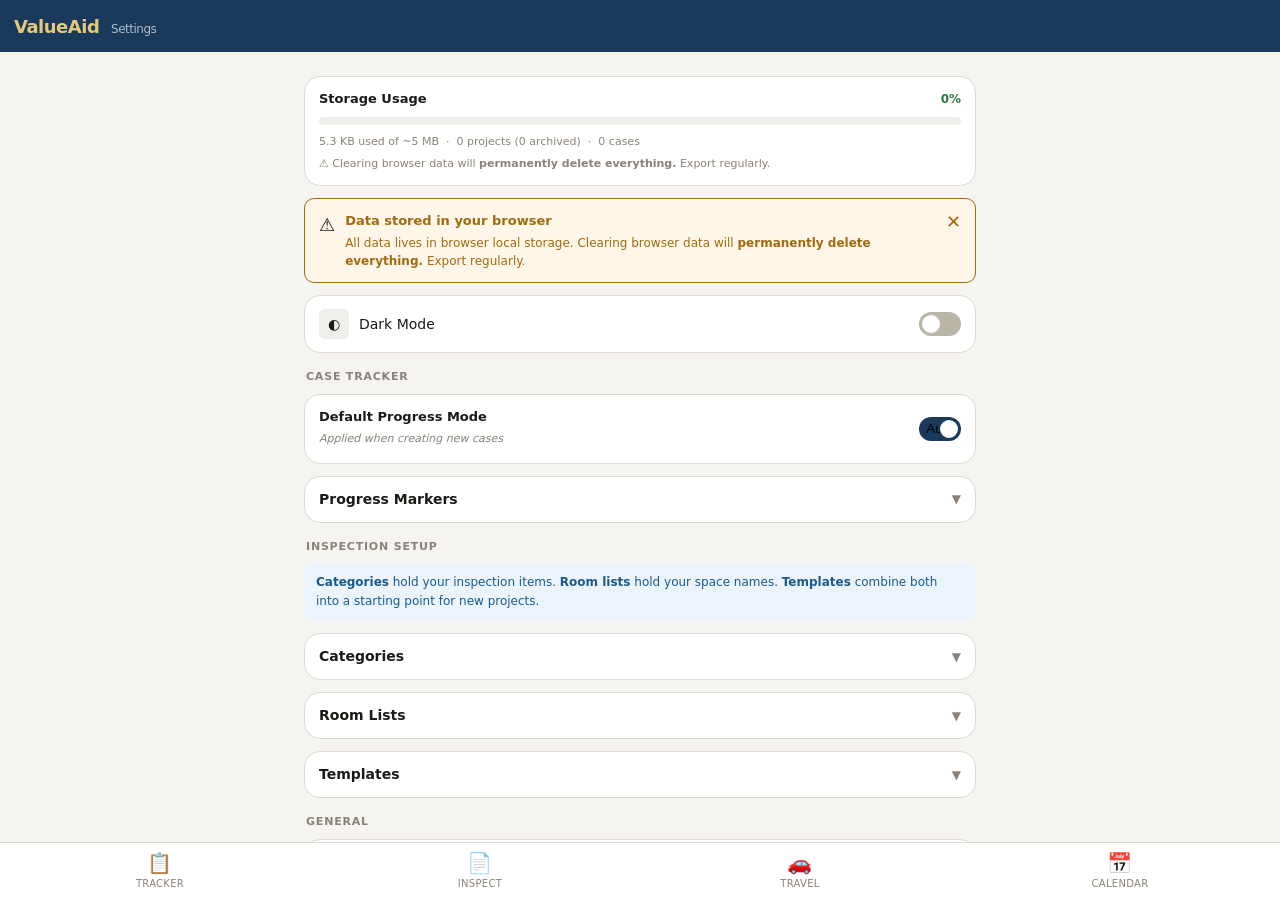
<file: settings.html>
<!DOCTYPE html>
<html lang="en">
<head>
<meta charset="UTF-8">
<meta name="viewport" content="width=device-width, initial-scale=1.0, viewport-fit=cover">
<meta name="mobile-web-app-capable" content="yes">
<meta name="apple-mobile-web-app-capable" content="yes">
<meta name="theme-color" content="#1a3a5c">
<title>ValueAid — Settings</title>
<link rel="manifest" href="manifest.json">
<link rel="stylesheet" href="css/styles.css">
<style>
.ord-row{display:flex;align-items:center;padding:8px 0;border-bottom:1px solid var(--bd);gap:8px}
.ord-row:last-child{border-bottom:none}
.ord-name{flex:1;font-size:14px}
.ord-btns{display:flex;gap:4px;flex-shrink:0}
.ord-btn{width:28px;height:28px;border:1px solid var(--bd);background:var(--sf);border-radius:4px;cursor:pointer;font-size:13px;display:flex;align-items:center;justify-content:center;padding:0;color:var(--tx)}
.ord-btn:active{background:var(--sf2)}
.ord-btn:disabled{opacity:.3;cursor:default}
</style>
</head>
<body>
<div id="app">
  <header class="app-header">
    <a href="index.html" class="logo">ValueAid <span>Settings</span></a>
    <div class="hdr-acts"></div>
  </header>
  <div id="travel-banner" class="travel-banner">
    <div class="pulse"></div>
    <span id="banner-txt" style="flex:1;font-size:13px">Travel in progress...</span>
    <a href="travel.html" class="btn bsm" style="background:var(--gd);color:#fff;border:none;padding:6px 12px">View</a>
  </div>
  <div class="page-content">
    <div class="pgw mt12">

      <!-- STORAGE INDICATOR -->
      <div class="card mb12" id="storage-card">
        <div style="padding:12px 14px">
          <div style="display:flex;align-items:center;justify-content:space-between;margin-bottom:8px">
            <span style="font-size:13px;font-weight:600">Storage Usage</span>
            <span id="storage-pct" style="font-size:12px;font-weight:700;color:var(--txmt)">—</span>
          </div>
          <div style="background:var(--sf2);border-radius:4px;height:8px;overflow:hidden;margin-bottom:8px">
            <div id="storage-bar" style="height:100%;border-radius:4px;background:var(--gn);width:0%;transition:width .4s"></div>
          </div>
          <div id="storage-detail" style="font-size:11px;color:var(--txmt);line-height:1.6"></div>
          <p style="font-size:11px;color:var(--txmt);margin-top:6px;line-height:1.5">&#9888;&#65039; Clearing browser data will <b>permanently delete everything.</b> Export regularly.</p>
        </div>
      </div>

      <!-- STORAGE WARNING (one-time dismissible) -->
      <div id="storage-notice" style="display:none;background:var(--ambg);border:1px solid var(--am);border-radius:var(--r);padding:12px 14px;margin-bottom:12px">
        <div style="display:flex;align-items:flex-start;gap:10px">
          <span style="font-size:18px;flex-shrink:0">&#9888;&#65039;</span>
          <div style="flex:1">
            <p style="font-size:13px;font-weight:600;color:var(--am);margin-bottom:4px">Data stored in your browser</p>
            <p style="font-size:12px;color:var(--am);line-height:1.5">All data lives in browser local storage. Clearing browser data will <b>permanently delete everything.</b> Export regularly.</p>
          </div>
          <button onclick="dismissNotice()" style="background:none;border:none;color:var(--am);cursor:pointer;font-size:18px;padding:0;flex-shrink:0">&#10005;</button>
        </div>
      </div>

      <!-- APPEARANCE -->
      <div class="card mb12">
        <div class="s-row" onclick="toggleTheme()">
          <div class="s-icon" style="background:var(--sf2)">&#9680;</div>
          <div class="s-label">Dark Mode</div>
          <button class="toggle" id="dark-toggle"></button>
        </div>
      </div>

      <!-- ── CASE TRACKER ───────────────────────────────────── -->
      <div style="font-size:11px;font-weight:700;text-transform:uppercase;letter-spacing:.8px;color:var(--txmt);margin:16px 0 8px 2px">Case Tracker</div>

      <div class="card mb12">
        <div style="padding:12px 14px;display:flex;align-items:center;justify-content:space-between">
          <div>
            <div style="font-size:13px;font-weight:600">Default Progress Mode</div>
            <div class="hint" style="margin-top:2px">Applied when creating new cases</div>
          </div>
          <button id="default-mode-tog" class="toggle" onclick="toggleDefaultProgressMode()"><span id="default-mode-lbl"></span></button>
        </div>
      </div>

      <!-- CHECKLIST -->
      <div class="card mb12">
        <div class="card-collapse-hdr" onclick="toggleCard(this)"><h3>Progress Markers</h3><span class="chev">&#9660;</span></div>
        <div class="card-collapse-body">
          <p class="hint mb8">Define the progress stages used in the Case Tracker. Each new case takes a snapshot of the selected marker set.</p>
          <button class="btn bp bsm mb8" onclick="openNewChecklist()">+ New Marker Set</button>
          <div id="cl-list"></div>
        </div>
      </div>

      <!-- ── INSPECTION SETUP ──────────────────────────────── -->
      <div style="font-size:11px;font-weight:700;text-transform:uppercase;letter-spacing:.8px;color:var(--txmt);margin:16px 0 8px 2px">Inspection Setup</div>
      <div style="background:var(--blbg);border-radius:var(--r);padding:10px 12px;margin-bottom:12px;font-size:12px;color:var(--bl);line-height:1.6">
        <b>Categories</b> hold your inspection items. <b>Room lists</b> hold your space names. <b>Templates</b> combine both into a starting point for new projects.
      </div>

      <!-- CATEGORIES -->
      <div class="card mb12">
        <div class="card-collapse-hdr" onclick="toggleCard(this)"><h3>Categories</h3><span class="chev">&#9660;</span></div>
        <div class="card-collapse-body">
          <button class="btn bp bsm mb8" onclick="openAddCategory()">+ Add Category</button>
          <div id="cat-list"></div>
        </div>
      </div>

      <!-- ROOM LISTS -->
      <div class="card mb12">
        <div class="card-collapse-hdr" onclick="toggleCard(this)"><h3>Room Lists</h3><span class="chev">&#9660;</span></div>
        <div class="card-collapse-body">
          <button class="btn bp bsm mb8" onclick="openAddRoomList()">+ Add Room List</button>
          <div id="rl-list"></div>
        </div>
      </div>

      <!-- INSPECTION TEMPLATES -->
      <div class="card mb12">
        <div class="card-collapse-hdr" onclick="toggleCard(this)"><h3>Templates</h3><span class="chev">&#9660;</span></div>
        <div class="card-collapse-body">
          <div style="display:flex;gap:6px;margin-bottom:10px;align-items:center">
            <select id="tpl-select" style="flex:1" onchange="loadTplEditor()"></select>
            <button class="btn bp bsm" onclick="newTemplate()">+ New</button>
          </div>
          <div id="template-editor"></div>
          <div class="divider"></div>
          <div style="display:flex;gap:8px;flex-wrap:wrap">
            <button class="btn bs bsm" onclick="exportTpls()">Export</button>
            <button class="btn bs bsm" onclick="document.getElementById('tpl-imp').click()">Import</button>
            <input type="file" id="tpl-imp" accept=".json" style="display:none" onchange="importTpls(this)">
          </div>
        </div>
      </div>

      <!-- ── GENERAL ────────────────────────────────────────── -->
      <div style="font-size:11px;font-weight:700;text-transform:uppercase;letter-spacing:.8px;color:var(--txmt);margin:16px 0 8px 2px">General</div>

      <!-- CLAIM RATE -->
      <div class="card mb12">
        <div style="padding:12px 14px;display:flex;align-items:center;justify-content:space-between;gap:12px">
          <div>
            <div style="font-size:13px;font-weight:600">Claim Rate per km</div>
            <div class="hint" style="margin-top:2px">Used for driving trip claimable calculation</div>
          </div>
          <div style="display:flex;align-items:center;gap:4px;flex-shrink:0">
            <span style="font-size:13px;color:var(--txmt)">S$</span>
            <input type="number" id="claim-rate-inp" min="0" step="0.01" style="width:64px;text-align:right"
                   value="0.70" oninput="saveClaimRate(this.value)">
            <span style="font-size:13px;color:var(--txmt)">/km</span>
          </div>
        </div>
      </div>
      <div class="card mb12">
        <div class="card-collapse-hdr" onclick="toggleCard(this)"><h3>Valuers</h3><span class="chev">&#9660;</span></div>
        <div class="card-collapse-body">
          <div style="display:flex;gap:6px;margin-bottom:10px">
            <input type="text" id="new-valuer" placeholder="Valuer name" style="flex:1">
            <button class="btn bp bsm" onclick="addValuer()">Add</button>
          </div>
          <div id="valuers-list"></div>
        </div>
      </div>

      <!-- PROPERTY TYPES -->
      <div class="card mb12">
        <div class="card-collapse-hdr" onclick="toggleCard(this)"><h3>Property Types</h3><span class="chev">&#9660;</span></div>
        <div class="card-collapse-body">
          <div style="display:flex;gap:6px;margin-bottom:10px">
            <input type="text" id="new-ptype" placeholder="e.g. Commercial" style="flex:1">
            <button class="btn bp bsm" onclick="addPropType()">Add</button>
          </div>
          <div id="ptypes-list"></div>
        </div>
      </div>

      <!-- LEVEL / FLOOR NAMES -->
      <div class="card mb12">
        <div class="card-collapse-hdr" onclick="toggleCard(this)"><h3>Level / Floor Names</h3><span class="chev">&#9660;</span></div>
        <div class="card-collapse-body">
          <p class="hint mb8">Available when adding accommodation levels to a project.</p>
          <div style="display:flex;gap:6px;margin-bottom:10px">
            <input type="text" id="new-level" placeholder="e.g. Basement 1" style="flex:1">
            <button class="btn bp bsm" onclick="addLevelName()">Add</button>
          </div>
          <div id="levelnames-list"></div>
        </div>
      </div>

      <!-- SAVED LOCATIONS -->
      <div class="card mb12">
        <div class="card-collapse-hdr" onclick="toggleCard(this)"><h3>Saved Locations</h3><span class="chev">&#9660;</span></div>
        <div class="card-collapse-body">
          <p class="hint mb8">Appear in travel log location dropdowns.</p>
          <div style="display:flex;gap:6px;margin-bottom:10px">
            <input type="text" id="new-loc" placeholder="e.g. Client Office" style="flex:1">
            <button class="btn bp bsm" onclick="addSavedLoc()">Add</button>
          </div>
          <div id="savedlocs-list"></div>
        </div>
      </div>

      <!-- ── DATA ───────────────────────────────────────────── -->
      <div style="font-size:11px;font-weight:700;text-transform:uppercase;letter-spacing:.8px;color:var(--txmt);margin:16px 0 8px 2px">Data</div>

      <div class="card mb12">
        <div class="card-collapse-hdr" onclick="toggleCard(this)"><h3>Export &amp; Import</h3><span class="chev">&#9660;</span></div>
        <div class="card-collapse-body">
          <div style="background:var(--ambg);border-radius:var(--rs);padding:10px 12px;margin-bottom:12px;font-size:12px;color:var(--am);line-height:1.5">
            &#9888;&#65039; <b>Browser storage only.</b> Clearing browser cache deletes all data. Export regularly.
          </div>
          <div style="display:flex;gap:8px;flex-wrap:wrap">
            <button class="btn bs bsm" onclick="exportAllData()">&#8593; Export All Data</button>
            <button class="btn bs bsm" onclick="document.getElementById('imp-data').click()">&#8595; Import Data</button>
            <input type="file" id="imp-data" accept=".json" style="display:none" onchange="importAllData(this)">
          </div>
        </div>
      </div>

      <div id="cache-status" style="margin:0 0 4px;padding:10px 14px;background:var(--sf2);border-radius:var(--r);font-size:11px;color:var(--txmt)">
        <div style="font-weight:600;margin-bottom:6px;color:var(--tx)">Offline Cache</div>
        <div style="display:flex;flex-direction:column;gap:4px" id="cache-status-rows">Checking…</div>
      </div>

      <div style="text-align:center;font-size:12px;color:var(--txmt);padding:8px 8px 24px">ValueAid v1.3.25 &bull; Property Valuer Toolkit</div>
    </div>
  </div>
  <nav class="bottom-nav">
    <a href="tracker.html" class="ni"><span class="ni-icon">&#128203;</span>Tracker</a>
    <a href="index.html" class="ni"><span class="ni-icon">&#128196;</span>Inspect</a>
    <a href="travel.html" class="ni"><span class="ni-icon">&#128663;</span>Travel</a>
    <a href="calendar.html" class="ni"><span class="ni-icon">&#128197;</span>Calendar</a>
  </nav>
</div>
<div id="toast"></div>

<!-- ADD CATEGORY CHOICE -->
<div class="overlay center" id="ov-add-cat">
  <div class="modal-box" style="max-width:340px">
    <h3>Add Category</h3>
    <p>How would you like to create this category?</p>
    <div class="modal-footer" style="flex-direction:column;gap:8px">
      <button class="btn bp bbl" onclick="startCatFrom('scratch')">From Scratch</button>
      <button class="btn bs bbl" onclick="startCatFrom('builtin')">Start from Built-in List</button>
      <button class="btn bs bbl" onclick="startCatFrom('existing')">Copy from Existing</button>
      <button class="btn bs bbl" onclick="closeOv('ov-add-cat')">Cancel</button>
    </div>
  </div>
</div>

<!-- CATEGORY EDITOR -->
<div class="overlay" id="ov-cat-edit">
  <div class="sheet">
    <div class="sheet-hdr">
      <button class="btn bsm bs" style="width:34px;padding:0" onclick="closeOv('ov-cat-edit')">&#10005;</button>
      <h3 id="cat-edit-title">Edit Category</h3>
    </div>
    <div class="sheet-body">
      <div class="fg"><label class="fl">Category Name</label><input type="text" id="cat-edit-name" placeholder="e.g. Exterior Walls"></div>
      <div class="sectlbl mt8">Items</div>
      <div id="cat-edit-items" style="margin-bottom:8px"></div>
      <div style="display:flex;gap:6px">
        <input type="text" id="cat-edit-item-inp" placeholder="Add item..." style="flex:1">
        <button class="btn bp bsm" onclick="catEditorAddItem()">Add</button>
      </div>
    </div>
    <div class="sheet-footer">
      <button class="btn bs" onclick="closeOv('ov-cat-edit')">Cancel</button>
      <button class="btn bp" style="flex:1" id="cat-edit-save-btn" onclick="saveCatEditor()">Save Category</button>
    </div>
  </div>
</div>

<!-- UNIFIED PICKER -->
<div class="overlay" id="va-picker-ov">
  <div class="sheet" style="display:flex;flex-direction:column;max-height:88vh">
    <div id="va-pk-list" style="flex:1;overflow-y:auto;-webkit-overflow-scrolling:touch;padding:0 16px"></div>
    <div style="flex-shrink:0;padding:12px 16px;border-top:1px solid var(--bd);background:var(--sf)">
      <div id="va-pk-custom-row" style="display:none;gap:6px;margin-bottom:8px">
        <input type="text" id="va-pk-custom-inp" placeholder="Add custom..." style="flex:1">
        <button class="btn bp bsm" onclick="VA_PICKER.addCustom()">Add</button>
      </div>
      <div style="position:relative;margin-bottom:10px">
        <input type="text" id="va-pk-search" placeholder="Search..." style="padding-left:32px;padding-right:30px"
               oninput="VA_PICKER._onSearch(this.value)">
        <span style="position:absolute;left:10px;top:50%;transform:translateY(-50%);color:var(--txmt);font-size:15px;pointer-events:none">⌕</span>
      </div>
      <div style="display:flex;align-items:center;justify-content:space-between">
        <span id="va-pk-title" style="font-size:15px;font-weight:600"></span>
        <button class="btn bp bsm" id="va-pk-done">Done</button>
      </div>
    </div>
  </div>
</div>

<!-- ADD ROOM LIST CHOICE -->
<div class="overlay center" id="ov-add-rl">
  <div class="modal-box" style="max-width:340px">
    <h3>Add Room List</h3>
    <p>How would you like to create this room list?</p>
    <div class="modal-footer" style="flex-direction:column;gap:8px">
      <button class="btn bp bbl" onclick="startRLFrom('scratch')">From Scratch</button>
      <button class="btn bs bbl" onclick="startRLFrom('builtin')">Start from Built-in List</button>
      <button class="btn bs bbl" onclick="startRLFrom('existing')">Copy from Existing</button>
      <button class="btn bs bbl" onclick="closeOv('ov-add-rl')">Cancel</button>
    </div>
  </div>
</div>

<!-- ROOM LIST EDITOR -->
<div class="overlay" id="ov-rl-edit">
  <div class="sheet">
    <div class="sheet-hdr">
      <button class="btn bsm bs" style="width:34px;padding:0" onclick="closeOv('ov-rl-edit')">&#10005;</button>
      <h3 id="rl-edit-title">Edit Room List</h3>
    </div>
    <div class="sheet-body">
      <div class="fg"><label class="fl">List Name</label><input type="text" id="rl-edit-name" placeholder="e.g. HDB Rooms"></div>
      <div class="sectlbl mt8">Rooms</div>
      <div id="rl-edit-items" style="margin-bottom:8px"></div>
      <div style="display:flex;gap:6px">
        <input type="text" id="rl-edit-room-inp" placeholder="Add room..." style="flex:1">
        <button class="btn bp bsm" onclick="rlEditorAddRoom()">Add</button>
      </div>
    </div>
    <div class="sheet-footer">
      <button class="btn bs" onclick="closeOv('ov-rl-edit')">Cancel</button>
      <button class="btn bp" style="flex:1" id="rl-edit-save-btn" onclick="saveRLEditor()">Save Room List</button>
    </div>
  </div>
</div>

<!-- CONFIRM with detail -->
<div class="overlay center" id="ov-confirm">
  <div class="modal-box">
    <h3 id="conf-title">Confirm</h3>
    <p id="conf-msg" style="white-space:pre-wrap"></p>
    <div class="modal-footer">
      <button class="btn bs" onclick="closeOv('ov-confirm')">Cancel</button>
      <button class="btn brd" id="conf-ok">Delete</button>
    </div>
  </div>
</div>

<script src="js/db.js"></script>
<script src="js/ui.js"></script>
<script src="js/picker.js"></script>
<script>
// ── Simple lists ────────────────────────────────────────────────
function renderSimple(cid, items, removeFn) {
  const el = document.getElementById(cid); if (!el) return;
  el.innerHTML = '';
  if (!items.length) { el.innerHTML = '<p class="hint">None added yet.</p>'; return; }
  items.forEach((item, i) => {
    const row = document.createElement('div');
    row.className = 'ord-row';
    const sp = document.createElement('span'); sp.className = 'ord-name'; sp.textContent = item;
    const btn = document.createElement('button'); btn.className = 'btn bxs brd'; btn.textContent = 'Remove';
    btn.addEventListener('click', () => { removeFn(i); renderAllLists(); });
    row.appendChild(sp); row.appendChild(btn); el.appendChild(row);
  });
}
function renderAllLists() {
  renderSimple('valuers-list', VA.db.valuers, i=>{ VA.db.valuers.splice(i,1); VA.save(); });
  renderSimple('ptypes-list', VA.db.propertyTypes, i=>{ VA.db.propertyTypes.splice(i,1); VA.save(); });
  renderSimple('levelnames-list', VA.db.levelNames, i=>{ VA.db.levelNames.splice(i,1); VA.save(); });
  renderSimple('savedlocs-list', VA.db.savedLocations, i=>{ VA.db.savedLocations.splice(i,1); VA.save(); });
}
function addValuer(){const v=document.getElementById('new-valuer').value.trim();if(!v)return;if(!VA.db.valuers.includes(v)){VA.db.valuers.push(v);VA.save();}renderAllLists();document.getElementById('new-valuer').value='';}
function addPropType(){const v=document.getElementById('new-ptype').value.trim();if(!v)return;if(!VA.db.propertyTypes.includes(v)){VA.db.propertyTypes.push(v);VA.save();}renderAllLists();document.getElementById('new-ptype').value='';}
function addLevelName(){const v=document.getElementById('new-level').value.trim();if(!v)return;if(!VA.db.levelNames.includes(v)){VA.db.levelNames.push(v);VA.save();}renderAllLists();document.getElementById('new-level').value='';}
function addSavedLoc(){const v=document.getElementById('new-loc').value.trim();if(!v)return;if(!VA.db.savedLocations.includes(v)){VA.db.savedLocations.push(v);VA.save();}renderAllLists();document.getElementById('new-loc').value='';}

// ══════════════════════════════════════════════════════════════
//  CATEGORY MANAGER
// ══════════════════════════════════════════════════════════════
let _catEditId = null; // null = new

function renderCatList() {
  const el = document.getElementById('cat-list'); if (!el) return;
  const cats = VA.activeCats();
  if (!cats.length) { el.innerHTML = '<p class="hint">No categories yet.</p>'; return; }
  el.innerHTML = '';
  cats.forEach((cat, i) => {
    const row = document.createElement('div');
    row.className = 'ord-row';
    const sp = document.createElement('span'); sp.className = 'ord-name';
    sp.innerHTML = `<b style="font-size:14px">${VA.esc(cat.name)}</b> <span style="font-size:11px;color:var(--txmt)">${cat.items.length} items</span>`;
    const btns = document.createElement('div'); btns.className = 'ord-btns';
    // up/down
    const upB = document.createElement('button'); upB.className='ord-btn'; upB.textContent='↑'; upB.disabled = i===0;
    upB.addEventListener('click', ()=>{ moveCat(i,-1); });
    const dnB = document.createElement('button'); dnB.className='ord-btn'; dnB.textContent='↓'; dnB.disabled = i===cats.length-1;
    dnB.addEventListener('click', ()=>{ moveCat(i,1); });
    // edit
    const edB = document.createElement('button'); edB.className='btn bxs bs'; edB.textContent='Edit';
    edB.addEventListener('click', ()=>{ openCatEdit(cat.id); });
    // delete
    const dlB = document.createElement('button'); dlB.className='btn bxs brd'; dlB.textContent='Delete';
    dlB.addEventListener('click', ()=>{ deleteCat(cat.id); });
    btns.appendChild(upB); btns.appendChild(dnB); btns.appendChild(edB); btns.appendChild(dlB);
    row.appendChild(sp); row.appendChild(btns); el.appendChild(row);
  });
}

function moveCat(i, dir) {
  const cats = VA.activeCats();
  const allCats = VA.db.categories;
  // find actual indices in full array
  const aIdx = allCats.indexOf(cats[i]);
  const bIdx = allCats.indexOf(cats[i+dir]);
  if (aIdx<0||bIdx<0) return;
  [allCats[aIdx], allCats[bIdx]] = [allCats[bIdx], allCats[aIdx]];
  VA.save(); renderCatList();
}

function deleteCat(id) {
  const cat = VA.catById(id); if (!cat) return;
  const usingTpls = VA.db.templates.filter(t=>(t.categoryIds||[]).includes(id)).map(t=>t.name);
  let msg = `Delete "${cat.name}"?\n\nExisting projects are unaffected.`;
  if (usingTpls.length) msg += `\n\nThis category is used in template(s): ${usingTpls.join(', ')}.\nIt will be removed from those templates.`;
  document.getElementById('conf-title').textContent = 'Delete Category';
  document.getElementById('conf-msg').textContent = msg;
  document.getElementById('conf-ok').onclick = () => {
    cat.deleted = true;
    VA.db.templates.forEach(t => {
      t.categoryIds = (t.categoryIds||[]).filter(cid=>cid!==id);
    });
    VA.save(); closeOv('ov-confirm'); renderCatList(); populateTplSelect(); loadTplEditor();
  };
  openOv('ov-confirm');
}

// ── Add category flow ─────────────────────────────────────────
function openAddCategory() { openOv('ov-add-cat'); }

function startCatFrom(mode) {
  closeOv('ov-add-cat');
  if (mode === 'scratch') {
    openCatEdit(null, { name:'', items:[] });
  } else if (mode === 'builtin') {
    openPickerSheet('Choose Built-in Category', VA.BUILTIN_CATS.map(c=>c.name), (name) => {
      const src = VA.BUILTIN_CATS.find(c=>c.name===name);
      if (src) openCatEdit(null, { name: src.name, items: [...src.items] });
    });
  } else if (mode === 'existing') {
    const cats = VA.activeCats();
    if (!cats.length) { toast('No existing categories to copy from'); return; }
    openPickerSheet('Copy from Existing', cats.map(c=>c.name), (name) => {
      const src = cats.find(c=>c.name===name);
      if (src) openCatEdit(null, { name: src.name + ' (Copy)', items: [...src.items] });
    });
  }
}

// ── Category editor ───────────────────────────────────────────
let _catEditData = null; // working copy

function openCatEdit(id, prefill) {
  _catEditId = id;
  const existing = id ? VA.catById(id) : null;
  _catEditData = prefill ? { name: prefill.name, items: [...prefill.items] }
    : { name: existing.name, items: [...existing.items] };
  document.getElementById('cat-edit-title').textContent = id ? 'Edit Category' : 'New Category';
  document.getElementById('cat-edit-name').value = _catEditData.name;
  renderCatEditItems();
  openOv('ov-cat-edit');
}

function renderCatEditItems() {
  const el = document.getElementById('cat-edit-items'); if (!el) return;
  el.innerHTML = '';
  (_catEditData.items||[]).forEach((item, i) => {
    const row = document.createElement('div'); row.className='ord-row';
    const sp = document.createElement('span'); sp.className='ord-name'; sp.style.fontSize='13px'; sp.textContent=item;
    sp.title='Tap to rename';
    sp.style.cursor='pointer';
    sp.addEventListener('click', () => {
      const inp = document.createElement('input');
      inp.value = _catEditData.items[i];
      inp.style.cssText='flex:1;font-size:13px;padding:2px 6px;border:1px solid var(--bl);border-radius:var(--r);min-width:0';
      sp.replaceWith(inp); inp.focus(); inp.select();
      const commit = () => {
        const v = inp.value.trim();
        if (!v) { renderCatEditItems(); return; }
        if (v !== _catEditData.items[i] && _catEditData.items.includes(v)) { toast('"'+v+'" already exists'); return; }
        _catEditData.items[i] = v; renderCatEditItems();
      };
      inp.addEventListener('blur', commit);
      inp.addEventListener('keydown', e => { if(e.key==='Enter') inp.blur(); if(e.key==='Escape') renderCatEditItems(); });
    });
    const btns = document.createElement('div'); btns.className='ord-btns';
    const up = document.createElement('button'); up.className='ord-btn'; up.textContent='↑'; up.disabled=i===0;
    up.addEventListener('click',()=>{ const a=_catEditData.items; [a[i],a[i-1]]=[a[i-1],a[i]]; renderCatEditItems(); });
    const dn = document.createElement('button'); dn.className='ord-btn'; dn.textContent='↓'; dn.disabled=i===_catEditData.items.length-1;
    dn.addEventListener('click',()=>{ const a=_catEditData.items; [a[i],a[i+1]]=[a[i+1],a[i]]; renderCatEditItems(); });
    const rm = document.createElement('button'); rm.className='btn bxs brd'; rm.textContent='✕';
    rm.addEventListener('click',()=>{ _catEditData.items.splice(i,1); renderCatEditItems(); });
    btns.appendChild(up); btns.appendChild(dn); btns.appendChild(rm);
    row.appendChild(sp); row.appendChild(btns); el.appendChild(row);
  });
}

function catEditorAddItem() {
  const inp = document.getElementById('cat-edit-item-inp');
  const v = (inp?.value||'').trim(); if (!v) return;
  if (_catEditData.items.includes(v)) { toast('"'+v+'" already exists'); inp.select(); return; }
  _catEditData.items.push(v); inp.value=''; renderCatEditItems();
}
document.addEventListener('keydown', e => {
  if (e.key==='Enter' && document.activeElement?.id==='cat-edit-item-inp') catEditorAddItem();
  if (e.key==='Enter' && document.activeElement?.id==='rl-edit-room-inp') rlEditorAddRoom();
});

function saveCatEditor() {
  const name = document.getElementById('cat-edit-name').value.trim();
  if (!name) { toast('Please enter a category name'); return; }
  // Duplicate name check (ignore self when editing)
  const duplicate = VA.activeCats().find(c => c.name.toLowerCase()===name.toLowerCase() && c.id!==_catEditId);
  if (duplicate) { toast('A category named "'+name+'" already exists'); return; }
  if (_catEditId) {
    const cat = VA.catById(_catEditId);
    if (cat) { cat.name = name; cat.items = [..._catEditData.items]; }
  } else {
    VA.db.categories.push({ id: VA.uid(), name, items: [..._catEditData.items] });
  }
  VA.save(); closeOv('ov-cat-edit'); renderCatList(); loadTplEditor(); toast('Category saved');
}

// ══════════════════════════════════════════════════════════════
//  ROOM LIST MANAGER
// ══════════════════════════════════════════════════════════════
let _rlEditId = null;
let _rlEditData = null;

function renderRLList() {
  const el = document.getElementById('rl-list'); if (!el) return;
  const rls = VA.db.roomLists;
  if (!rls.length) { el.innerHTML = '<p class="hint">No room lists yet.</p>'; return; }
  el.innerHTML = '';
  rls.forEach((rl, i) => {
    const row = document.createElement('div'); row.className='ord-row';
    const sp = document.createElement('span'); sp.className='ord-name';
    sp.innerHTML = `<b style="font-size:14px">${VA.esc(rl.name)}</b> <span style="font-size:11px;color:var(--txmt)">${rl.rooms.length} rooms</span>`;
    const btns = document.createElement('div'); btns.className='ord-btns';
    const edB = document.createElement('button'); edB.className='btn bxs bs'; edB.textContent='Edit';
    edB.addEventListener('click',()=>{ openRLEdit(rl.id); });
    const dlB = document.createElement('button'); dlB.className='btn bxs brd'; dlB.textContent='Delete';
    dlB.addEventListener('click',()=>{ deleteRL(rl.id); });
    btns.appendChild(edB); btns.appendChild(dlB);
    row.appendChild(sp); row.appendChild(btns); el.appendChild(row);
  });
}

function deleteRL(id) {
  const rl = VA.roomListById(id); if (!rl) return;
  const usingTpls = VA.db.templates.filter(t=>t.roomListId===id).map(t=>t.name);
  let msg = `Delete "${rl.name}"?\n\nExisting projects are unaffected.`;
  if (usingTpls.length) msg += `\n\nUsed in template(s): ${usingTpls.join(', ')}. These will fall back to the first available room list.`;
  document.getElementById('conf-title').textContent = 'Delete Room List';
  document.getElementById('conf-msg').textContent = msg;
  document.getElementById('conf-ok').onclick = () => {
    VA.db.roomLists = VA.db.roomLists.filter(r=>r.id!==id);
    VA.db.templates.forEach(t=>{ if(t.roomListId===id) t.roomListId = VA.db.roomLists[0]?.id||''; });
    VA.save(); closeOv('ov-confirm'); renderRLList(); loadTplEditor();
  };
  openOv('ov-confirm');
}

function openAddRoomList() { openOv('ov-add-rl'); }

function startRLFrom(mode) {
  closeOv('ov-add-rl');
  if (mode==='scratch') {
    openRLEdit(null, { name:'', rooms:[] });
  } else if (mode==='builtin') {
    openRLEdit(null, { name:'Default Rooms (Copy)', rooms:[...VA.BUILTIN_ROOMS] });
  } else if (mode==='existing') {
    const rls = VA.db.roomLists;
    if (!rls.length) { toast('No existing room lists to copy from'); return; }
    openPickerSheet('Copy from Existing', rls.map(r=>r.name), (name) => {
      const src = rls.find(r=>r.name===name);
      if (src) openRLEdit(null, { name: src.name+' (Copy)', rooms:[...src.rooms] });
    });
  }
}

function openRLEdit(id, prefill) {
  _rlEditId = id;
  const existing = id ? VA.roomListById(id) : null;
  _rlEditData = prefill ? { name: prefill.name, rooms: [...prefill.rooms] }
    : { name: existing.name, rooms: [...existing.rooms] };
  document.getElementById('rl-edit-title').textContent = id ? 'Edit Room List' : 'New Room List';
  document.getElementById('rl-edit-name').value = _rlEditData.name;
  renderRLEditItems();
  openOv('ov-rl-edit');
}

function renderRLEditItems() {
  const el = document.getElementById('rl-edit-items'); if (!el) return;
  el.innerHTML='';
  (_rlEditData.rooms||[]).forEach((room,i)=>{
    const row=document.createElement('div');row.className='ord-row';
    const sp=document.createElement('span');sp.className='ord-name';sp.style.fontSize='13px';sp.textContent=room;
    sp.title='Tap to rename'; sp.style.cursor='pointer';
    sp.addEventListener('click', () => {
      const inp=document.createElement('input');
      inp.value=_rlEditData.rooms[i];
      inp.style.cssText='flex:1;font-size:13px;padding:2px 6px;border:1px solid var(--bl);border-radius:var(--r);min-width:0';
      sp.replaceWith(inp); inp.focus(); inp.select();
      const commit=()=>{
        const v=inp.value.trim();
        if(!v){renderRLEditItems();return;}
        if(v!==_rlEditData.rooms[i]&&_rlEditData.rooms.includes(v)){toast('"'+v+'" already exists');return;}
        _rlEditData.rooms[i]=v; renderRLEditItems();
      };
      inp.addEventListener('blur',commit);
      inp.addEventListener('keydown',e=>{if(e.key==='Enter')inp.blur();if(e.key==='Escape')renderRLEditItems();});
    });
    const btns=document.createElement('div');btns.className='ord-btns';
    const up=document.createElement('button');up.className='ord-btn';up.textContent='↑';up.disabled=i===0;
    up.addEventListener('click',()=>{const a=_rlEditData.rooms;[a[i],a[i-1]]=[a[i-1],a[i]];renderRLEditItems();});
    const dn=document.createElement('button');dn.className='ord-btn';dn.textContent='↓';dn.disabled=i===_rlEditData.rooms.length-1;
    dn.addEventListener('click',()=>{const a=_rlEditData.rooms;[a[i],a[i+1]]=[a[i+1],a[i]];renderRLEditItems();});
    const rm=document.createElement('button');rm.className='btn bxs brd';rm.textContent='✕';
    rm.addEventListener('click',()=>{_rlEditData.rooms.splice(i,1);renderRLEditItems();});
    btns.appendChild(up);btns.appendChild(dn);btns.appendChild(rm);
    row.appendChild(sp);row.appendChild(btns);el.appendChild(row);
  });
}

function rlEditorAddRoom() {
  const inp=document.getElementById('rl-edit-room-inp');
  const v=(inp?.value||'').trim();if(!v)return;
  if (_rlEditData.rooms.includes(v)) { toast('"'+v+'" already exists'); inp.select(); return; }
  _rlEditData.rooms.push(v);inp.value='';renderRLEditItems();
}

function saveRLEditor() {
  const name=document.getElementById('rl-edit-name').value.trim();
  if(!name){toast('Please enter a name');return;}
  if(!_rlEditData.rooms.length){toast('Room list cannot be empty');return;}
  // Duplicate name check (ignore self when editing)
  const dupRL = VA.db.roomLists.find(r => r.name.toLowerCase()===name.toLowerCase() && r.id!==_rlEditId);
  if(dupRL){toast('A room list named "'+name+'" already exists');return;}
  if(_rlEditId){
    const rl=VA.roomListById(_rlEditId);
    if(rl){rl.name=name;rl.rooms=[..._rlEditData.rooms];}
  } else {
    VA.db.roomLists.push({id:VA.uid(),name,rooms:[..._rlEditData.rooms]});
  }
  VA.save();closeOv('ov-rl-edit');renderRLList();loadTplEditor();toast('Room list saved');
}

// openPickerSheet — delegates to unified VA_PICKER
function openPickerSheet(title, items, onSelect) {
  VA_PICKER.openSingle(title, items, onSelect, null);
}

// ══════════════════════════════════════════════════════════════
//  TEMPLATE MANAGER
// ══════════════════════════════════════════════════════════════
function getCurTpl() {
  const s=document.getElementById('tpl-select');if(!s)return null;
  const i=parseInt(s.value);return isNaN(i)?null:VA.db.templates[i]||null;
}
function populateTplSelect() {
  const s=document.getElementById('tpl-select');if(!s)return;
  const cur=s.value;
  s.innerHTML=VA.db.templates.map((t,i)=>`<option value="${i}">${VA.esc(t.name)}</option>`).join('');
  const def=VA.db.templates.findIndex(t=>t.name===VA.DEFAULT_TPL);
  if(cur!==''&&VA.db.templates[parseInt(cur)])s.value=cur;
  else if(def>=0)s.value=String(def);
}

function loadTplEditor() {
  const tpl=getCurTpl();
  const el=document.getElementById('template-editor');
  if(!tpl){el.innerHTML='';return;}
  const isDef=tpl.name===VA.DEFAULT_TPL;
  let h='<div class="divider"></div>';
  if(!isDef)h+=`<div style="display:flex;gap:6px;margin-bottom:10px">
    <button class="btn bs bsm" onclick="renameTpl()">Rename</button>
    <button class="btn brd bsm" onclick="deleteTpl()">Delete Template</button>
  </div>`;

  // Room list selector
  h+=`<div class="fg mb8"><label class="fl">Room List</label>
    <select id="tpl-rl-sel" onchange="tplSetRL(this.value)">
      ${VA.db.roomLists.map(rl=>`<option value="${rl.id}"${tpl.roomListId===rl.id?' selected':''}>${VA.esc(rl.name)} (${rl.rooms.length} rooms)</option>`).join('')}
    </select>
  </div>`;
  if(!VA.roomListById(tpl.roomListId)&&VA.db.roomLists.length)
    h+=`<p class="hint b-am mb8">&#9888; Assigned room list was deleted — will use first available.</p>`;

  // Category list with reorder + remove
  h+=`<p class="sectlbl">Inspection Categories <span style="font-size:10px;font-weight:400;color:var(--txmt)">(order here only affects new projects)</span></p>`;
  h+=`<div id="tpl-cat-rows"></div>`;
  h+=`<button class="btn bs bsm mt8" onclick="openTplAddCat()">+ Add Category</button>`;
  el.innerHTML=h;
  renderTplCatRows();
}

function renderTplCatRows() {
  const tpl=getCurTpl();const el=document.getElementById('tpl-cat-rows');if(!tpl||!el)return;
  const ids=tpl.categoryIds||[];
  if(!ids.length){el.innerHTML='<p class="hint">No categories. Tap + Add Category.</p>';return;}
  el.innerHTML='';
  ids.forEach((id,i)=>{
    const cat=VA.catById(id);
    const wrap=document.createElement('div');
    wrap.style.cssText='border:1px solid var(--bd);border-radius:var(--r);margin-bottom:6px;overflow:hidden';

    // Header row
    const row=document.createElement('div');
    row.style.cssText='display:flex;align-items:center;padding:9px 10px;gap:6px;background:var(--sf2)';

    const sp=document.createElement('span');sp.style.cssText='flex:1;font-size:14px;font-weight:500';
    sp.innerHTML=cat
      ?`${VA.esc(cat.name)} <span style="font-size:11px;color:var(--txmt);font-weight:400">${cat.items.length} items</span>`
      :`<span style="color:var(--txmt);font-style:italic">[deleted]</span>`;

    // Expand/collapse button
    const expBtn=document.createElement('button');
    expBtn.className='ord-btn';expBtn.style.cssText='width:26px;height:26px;font-size:11px';
    expBtn.textContent='▼';

    const btns=document.createElement('div');btns.className='ord-btns';
    const up=document.createElement('button');up.className='ord-btn';up.textContent='↑';up.disabled=i===0;
    up.addEventListener('click',()=>{[ids[i],ids[i-1]]=[ids[i-1],ids[i]];VA.save();renderTplCatRows();});
    const dn=document.createElement('button');dn.className='ord-btn';dn.textContent='↓';dn.disabled=i===ids.length-1;
    dn.addEventListener('click',()=>{[ids[i],ids[i+1]]=[ids[i+1],ids[i]];VA.save();renderTplCatRows();});
    const rm=document.createElement('button');rm.className='btn bxs brd';rm.textContent='✕';
    rm.addEventListener('click',()=>{ids.splice(i,1);VA.save();renderTplCatRows();});
    btns.appendChild(up);btns.appendChild(dn);btns.appendChild(rm);

    row.appendChild(sp);row.appendChild(expBtn);row.appendChild(btns);

    // Expandable item preview (read-only)
    const preview=document.createElement('div');
    preview.style.cssText='display:none;padding:8px 10px;border-top:1px solid var(--bd);background:var(--sf)';
    if(cat&&cat.items.length){
      preview.innerHTML='<div style="display:flex;flex-wrap:wrap;gap:5px">'+
        cat.items.map(it=>`<span style="background:var(--sf2);border:1px solid var(--bd);border-radius:10px;padding:2px 8px;font-size:12px">${VA.esc(it)}</span>`).join('')+
        '</div>';
    } else if(cat){
      preview.innerHTML='<p style="font-size:12px;color:var(--txmt);font-style:italic">No items.</p>';
    }

    expBtn.addEventListener('click',()=>{
      const open=preview.style.display==='block';
      preview.style.display=open?'none':'block';
      expBtn.textContent=open?'▼':'▲';
    });

    wrap.appendChild(row);
    if(cat)wrap.appendChild(preview);
    el.appendChild(wrap);
  });
}

function tplSetRL(id){const t=getCurTpl();if(t){t.roomListId=id;VA.save();}}

function openTplAddCat() {
  const tpl=getCurTpl();if(!tpl)return;
  const existing=new Set(tpl.categoryIds||[]);
  const available=VA.activeCats().filter(c=>!existing.has(c.id));
  if(!available.length){toast('All categories already added');return;}
  openPickerSheet('Add Category to Template',available.map(c=>c.name),(name)=>{
    const cat=VA.activeCats().find(c=>c.name===name);
    if(cat){
      if(!tpl.categoryIds)tpl.categoryIds=[];
      tpl.categoryIds.push(cat.id);
      VA.save();renderTplCatRows();
    }
  });
}

function newTemplate(){
  const nm=prompt('New template name:');if(!nm)return;
  if(VA.db.templates.find(t=>t.name===nm)){toast('Name exists');return;}
  VA.db.templates.push({name:nm,categoryIds:[],roomListId:VA.db.roomLists[0]?.id||''});
  VA.save();populateTplSelect();
  document.getElementById('tpl-select').value=String(VA.db.templates.length-1);
  loadTplEditor();toast('Template created');
}
function renameTpl(){
  const t=getCurTpl();if(!t)return;
  const nm=prompt('Rename:',t.name);if(!nm||nm===t.name)return;
  if(VA.db.templates.find(x=>x.name===nm)){toast('Name exists');return;}
  t.name=nm;VA.save();populateTplSelect();loadTplEditor();
}
function deleteTpl(){
  const s=document.getElementById('tpl-select');const i=parseInt(s.value);if(isNaN(i))return;
  if(VA.db.templates[i]?.name===VA.DEFAULT_TPL){toast('Cannot delete Default template');return;}
  if(!confirm('Delete "'+VA.db.templates[i].name+'"?'))return;
  VA.db.templates.splice(i,1);VA.save();populateTplSelect();loadTplEditor();
}
function exportTpls(){downloadBlob(new Blob([JSON.stringify({categories:VA.db.categories,roomLists:VA.db.roomLists,templates:VA.db.templates},null,2)],{type:'application/json'}),'valueaid-templates.json');}
function importTpls(inp){
  const f=inp.files[0];if(!f)return;
  const r=new FileReader();r.onload=e=>{try{
    const d=JSON.parse(e.target.result);
    if(d.templates){d.templates.forEach(t=>{const ei=VA.db.templates.findIndex(x=>x.name===t.name);if(ei>=0)VA.db.templates[ei]=t;else VA.db.templates.push(t);});}
    if(d.categories){d.categories.forEach(c=>{const ei=VA.db.categories.findIndex(x=>x.id===c.id);if(ei>=0)VA.db.categories[ei]=c;else VA.db.categories.push(c);});}
    if(d.roomLists){d.roomLists.forEach(rl=>{const ei=VA.db.roomLists.findIndex(x=>x.id===rl.id);if(ei>=0)VA.db.roomLists[ei]=rl;else VA.db.roomLists.push(rl);});}
    VA.seed();VA.save();renderCatList();renderRLList();populateTplSelect();loadTplEditor();toast('Imported');
  }catch{toast('Invalid file');}};r.readAsText(f);inp.value='';
}

// ── Data ─────────────────────────────────────────────────────────
function exportAllData(){downloadBlob(new Blob([JSON.stringify(VA.db,null,2)],{type:'application/json'}),'valueaid-backup-'+(()=>{const d=new Date();return d.getFullYear()+'-'+String(d.getMonth()+1).padStart(2,'0')+'-'+String(d.getDate()).padStart(2,'0');})()+'.json');toast('Exported');}
function importAllData(inp){
  const f=inp.files[0];if(!f)return;
  const r=new FileReader();r.onload=e=>{
    try{
      const d=JSON.parse(e.target.result);
      if(!confirm('Replace all current data?')) return;
      // Explicitly reset fields that may be absent in older backups
      // so stale in-memory data is never silently retained
      d.cases      = d.cases      || [];
      d.checklists = d.checklists || [];
      Object.assign(VA.db, d);
      VA.seed(); // re-seeds default checklist if checklists is empty
      VA.save();
      applyTheme(VA.db.settings?.theme||'light');
      renderAllLists(); renderCatList(); renderRLList();
      populateTplSelect(); loadTplEditor();
      toast('Imported');
    }catch{toast('Invalid file');}
  };
  r.readAsText(f); inp.value='';
}

function renderStorageIndicator() {
  try {
    const raw = localStorage.getItem('valueaid_v5') || '';
    const used = new Blob([raw]).size;
    const cap = 5 * 1024 * 1024; // 5MB conservative estimate
    const pct = Math.min(100, Math.round(used / cap * 100));
    const usedKB = (used / 1024).toFixed(1);
    const capMB = (cap / 1024 / 1024).toFixed(0);

    // Colour thresholds
    const colour = pct >= 80 ? 'var(--rd)' : pct >= 60 ? 'var(--am)' : 'var(--gn)';

    const bar = document.getElementById('storage-bar');
    const pctEl = document.getElementById('storage-pct');
    const detail = document.getElementById('storage-detail');
    if (!bar || !pctEl || !detail) return;

    bar.style.width = pct + '%';
    bar.style.background = colour;
    pctEl.style.color = colour;
    pctEl.textContent = pct + '%';

    // Break down by record type
    const db = VA.db;
    const projCount = (db.projects||[]).length;
    const caseCount = (db.cases||[]).length;
    const archivedCount = (db.projects||[]).filter(p=>p.archived).length;
    detail.innerHTML =
      `${usedKB} KB used of ~${capMB} MB &nbsp;·&nbsp; ` +
      `${projCount} project${projCount===1?'':'s'} (${archivedCount} archived) &nbsp;·&nbsp; ` +
      `${caseCount} case${caseCount===1?'':'s'}` +
      (pct >= 80 ? `<br><span style="color:var(--rd);font-weight:600">&#9888; Storage is almost full — archive completed projects or export and clear old data.</span>` : '') +
      (pct >= 60 && pct < 80 ? `<br><span style="color:var(--am)">Consider archiving completed projects to free space.</span>` : '');
  } catch(e) {}
}

function dismissNotice(){document.getElementById('storage-notice').style.display='none';try{localStorage.setItem('va_notice_dismissed','1');}catch(e){}}

pageInit();
renderAllLists();
renderCatList();
renderRLList();
populateTplSelect();
loadTplEditor();
renderCLList();
renderDefaultModeTog();
renderStorageIndicator();
const _cr = document.getElementById('claim-rate-inp');
if (_cr) _cr.value = (VA.db.settings&&VA.db.settings.claimRatePerKm)||0.70;
try{if(!localStorage.getItem('va_notice_dismissed'))document.getElementById('storage-notice').style.display='block';}catch(e){}

// ── Cache status ───────────────────────────────────────────────
(function checkCacheStatus() {
  const el = document.getElementById('cache-status-rows');
  if (!el) return;
  if (!('serviceWorker' in navigator)) {
    el.innerHTML = '<span>Service worker not supported</span>'; return;
  }
  if (!navigator.serviceWorker.controller) {
    el.innerHTML = '<span style="color:var(--am)">&#9888; SW not active — open app online to enable offline mode</span>'; return;
  }
  navigator.serviceWorker.controller.postMessage({ type: 'CACHE_STATUS' });
  navigator.serviceWorker.addEventListener('message', function handler(ev) {
    if (ev.data && ev.data.type === 'CACHE_STATUS_RESULT') {
      navigator.serviceWorker.removeEventListener('message', handler);
      const { core, libs } = ev.data;
      const row = (label, cached, total, okColor) => {
        const full = cached === total;
        const color = full ? (okColor||'var(--gn)') : cached === 0 ? 'var(--rd)' : 'var(--am)';
        const icon = full ? '&#10003;' : cached === 0 ? '&#10007;' : '&#9203;';
        return `<div style="display:flex;align-items:center;justify-content:space-between">
          <span>${label}</span>
          <span style="color:${color};font-weight:600">${icon} ${cached}/${total}</span>
        </div>`;
      };
      el.innerHTML =
        row('App (core files)', core.cached, core.total) +
        row('Export libraries', libs.cached, libs.total, 'var(--bl)');
    }
  });
})();

// ═══════════════════════════════════════════════════════════════
//  CHECKLIST MANAGER (Case Tracker pipelines)
// ═══════════════════════════════════════════════════════════════
let _clEditId = null;
let _clEditData = { name:'', stages:[] };

function renderCLList() {
  const el = document.getElementById('cl-list'); if (!el) return;
  const cls = VA.db.checklists || [];
  if (!cls.length) { el.innerHTML='<p class="hint">No checklists. Tap + New to add one.</p>'; return; }
  el.innerHTML = '';
  cls.forEach((cl, ci) => {
    const wrap = document.createElement('div');
    wrap.style.cssText = 'border:1px solid var(--bd);border-radius:var(--r);margin-bottom:8px;overflow:hidden';
    const hdr = document.createElement('div');
    hdr.style.cssText = 'display:flex;align-items:center;padding:10px 12px;gap:8px;background:var(--sf2)';
    const sp = document.createElement('span');
    sp.style.cssText = 'flex:1;font-size:14px;font-weight:500';
    sp.textContent = cl.name + (cl.name === 'Default' ? ' (built-in)' : '');
    const editBtn = document.createElement('button');
    editBtn.className = 'btn bs bsm'; editBtn.textContent = 'Edit';
    editBtn.addEventListener('click', () => openEditChecklist(cl.id));
    hdr.appendChild(sp); hdr.appendChild(editBtn);
    if (cl.name !== 'Default') {
      const delBtn = document.createElement('button');
      delBtn.className = 'btn brd bsm'; delBtn.textContent = '✕';
      delBtn.addEventListener('click', () => deleteChecklist(cl.id));
      hdr.appendChild(delBtn);
    }
    wrap.appendChild(hdr);
    const body = document.createElement('div');
    body.style.cssText = 'padding:8px 12px;display:flex;flex-wrap:wrap;gap:5px';
    cl.stages.forEach(st => {
      const tag = document.createElement('span');
      tag.style.cssText = 'background:var(--blbg);color:var(--bl);border-radius:10px;padding:2px 8px;font-size:12px';
      tag.textContent = st;
      body.appendChild(tag);
    });
    wrap.appendChild(body);
    el.appendChild(wrap);
  });
}

function openNewChecklist() {
  _clEditId = null;
  _clEditData = { name:'', stages:[] };
  openChecklistEditor();
}

function openEditChecklist(id) {
  const cl = (VA.db.checklists||[]).find(x => x.id === id); if (!cl) return;
  _clEditId = id;
  _clEditData = { name: cl.name, stages: [...cl.stages] };
  openChecklistEditor();
}

function openChecklistEditor() {
  const ovId = 'ov-cl-edit';
  let ov = document.getElementById(ovId);
  if (!ov) {
    ov = document.createElement('div');
    ov.className = 'overlay';
    ov.id = ovId;
    ov.innerHTML = `<div class="sheet">
      <div class="sheet-hdr"><h3 id="cl-edit-title">Checklist</h3></div>
      <div class="sheet-body">
        <div class="fg mb8"><label class="fl">Checklist Name</label>
          <input type="text" id="cl-edit-name" placeholder="e.g. Standard Pipeline">
        </div>
        <div class="fg mb8"><label class="fl">Stages <span style="font-size:11px;color:var(--txmt)">(in order)</span></label>
          <div id="cl-edit-stages"></div>
          <div style="display:flex;gap:6px;margin-top:8px">
            <input type="text" id="cl-stage-inp" placeholder="Add stage..." style="flex:1">
            <button class="btn bp bsm" onclick="clEditorAddStage()">Add</button>
          </div>
        </div>
      </div>
      <div class="sheet-footer">
        <button class="btn bs" onclick="closeOv('${ovId}')">Cancel</button>
        <button class="btn bp" style="flex:1" onclick="saveChecklistEditor()">Save</button>
      </div>
    </div>`;
    ov.addEventListener('click', e => { if (e.target === ov) closeOv(ovId); });
    document.addEventListener('keydown', e => {
      if (e.key === 'Enter' && document.activeElement?.id === 'cl-stage-inp') clEditorAddStage();
    });
    document.body.appendChild(ov);
  }
  document.getElementById('cl-edit-title').textContent = _clEditId ? 'Edit Marker Set' : 'New Marker Set';
  document.getElementById('cl-edit-name').value = _clEditData.name;
  renderCLEditStages();
  openOv(ovId);
}

function renderCLEditStages() {
  const el = document.getElementById('cl-edit-stages'); if (!el) return;
  el.innerHTML = '';
  _clEditData.stages.forEach((st, i) => {
    const row = document.createElement('div');
    row.className = 'ord-row';
    const sp = document.createElement('span'); sp.className = 'ord-name'; sp.textContent = st;
    const btns = document.createElement('div'); btns.className = 'ord-btns';
    const up = document.createElement('button'); up.className = 'ord-btn'; up.textContent = '↑'; up.disabled = i === 0;
    up.addEventListener('click', () => { const a=_clEditData.stages;[a[i],a[i-1]]=[a[i-1],a[i]];renderCLEditStages(); });
    const dn = document.createElement('button'); dn.className = 'ord-btn'; dn.textContent = '↓'; dn.disabled = i === _clEditData.stages.length-1;
    dn.addEventListener('click', () => { const a=_clEditData.stages;[a[i],a[i+1]]=[a[i+1],a[i]];renderCLEditStages(); });
    const rm = document.createElement('button'); rm.className = 'btn bxs brd'; rm.textContent = '✕';
    rm.addEventListener('click', () => { _clEditData.stages.splice(i,1); renderCLEditStages(); });
    btns.appendChild(up); btns.appendChild(dn); btns.appendChild(rm);
    row.appendChild(sp); row.appendChild(btns); el.appendChild(row);
  });
}

function clEditorAddStage() {
  const inp = document.getElementById('cl-stage-inp');
  const v = (inp?.value||'').trim(); if (!v) return;
  if (_clEditData.stages.includes(v)) { toast('"'+v+'" already exists'); inp.select(); return; }
  _clEditData.stages.push(v); inp.value = ''; renderCLEditStages();
}

function saveChecklistEditor() {
  const name = document.getElementById('cl-edit-name').value.trim();
  if (!name) { toast('Please enter a checklist name'); return; }
  if (!_clEditData.stages.length) { toast('Add at least one stage'); return; }
  const dupName = (VA.db.checklists||[]).find(c => c.name.toLowerCase()===name.toLowerCase() && c.id!==_clEditId);
  if (dupName) { toast('A checklist named "'+name+'" already exists'); return; }
  if (_clEditId) {
    const cl = (VA.db.checklists||[]).find(x=>x.id===_clEditId);
    if (cl) { cl.name=name; cl.stages=[..._clEditData.stages]; }
  } else {
    if (!VA.db.checklists) VA.db.checklists = [];
    VA.db.checklists.push({ id:VA.uid(), name, stages:[..._clEditData.stages] });
  }
  VA.save(); closeOv('ov-cl-edit'); renderCLList(); toast('Checklist saved');
}

function saveClaimRate(v) {
  if (!VA.db.settings) VA.db.settings = {};
  VA.db.settings.claimRatePerKm = parseFloat(v) || 0.70;
  VA.save();
}
function renderDefaultModeTog() {
  const isAuto = VA.db.settings.defaultAutoMode !== false;
  const btn = document.getElementById('default-mode-tog');
  const lbl = document.getElementById('default-mode-lbl');
  if (!btn||!lbl) return;
  lbl.textContent = isAuto ? 'Auto' : 'Manual';
  btn.classList.toggle('on', isAuto);
}
function toggleDefaultProgressMode() {
  if (!VA.db.settings) VA.db.settings = {};
  VA.db.settings.defaultAutoMode = VA.db.settings.defaultAutoMode === false ? true : false;
  VA.save(); renderDefaultModeTog();
}

function deleteChecklist(id) {
  const cl = (VA.db.checklists||[]).find(x=>x.id===id); if (!cl) return;
  const inUse = (VA.db.cases||[]).filter(c=>c.checklistId===id).length;
  const msg = inUse
    ? `Delete "${cl.name}"? It is used by ${inUse} case(s). Those cases will keep their current snapshots.`
    : `Delete "${cl.name}"?`;
  if (!confirm(msg)) return;
  VA.db.checklists = VA.db.checklists.filter(x=>x.id!==id);
  VA.save(); renderCLList(); toast('Checklist deleted');
}

</script>
</body>
</html>
</file>
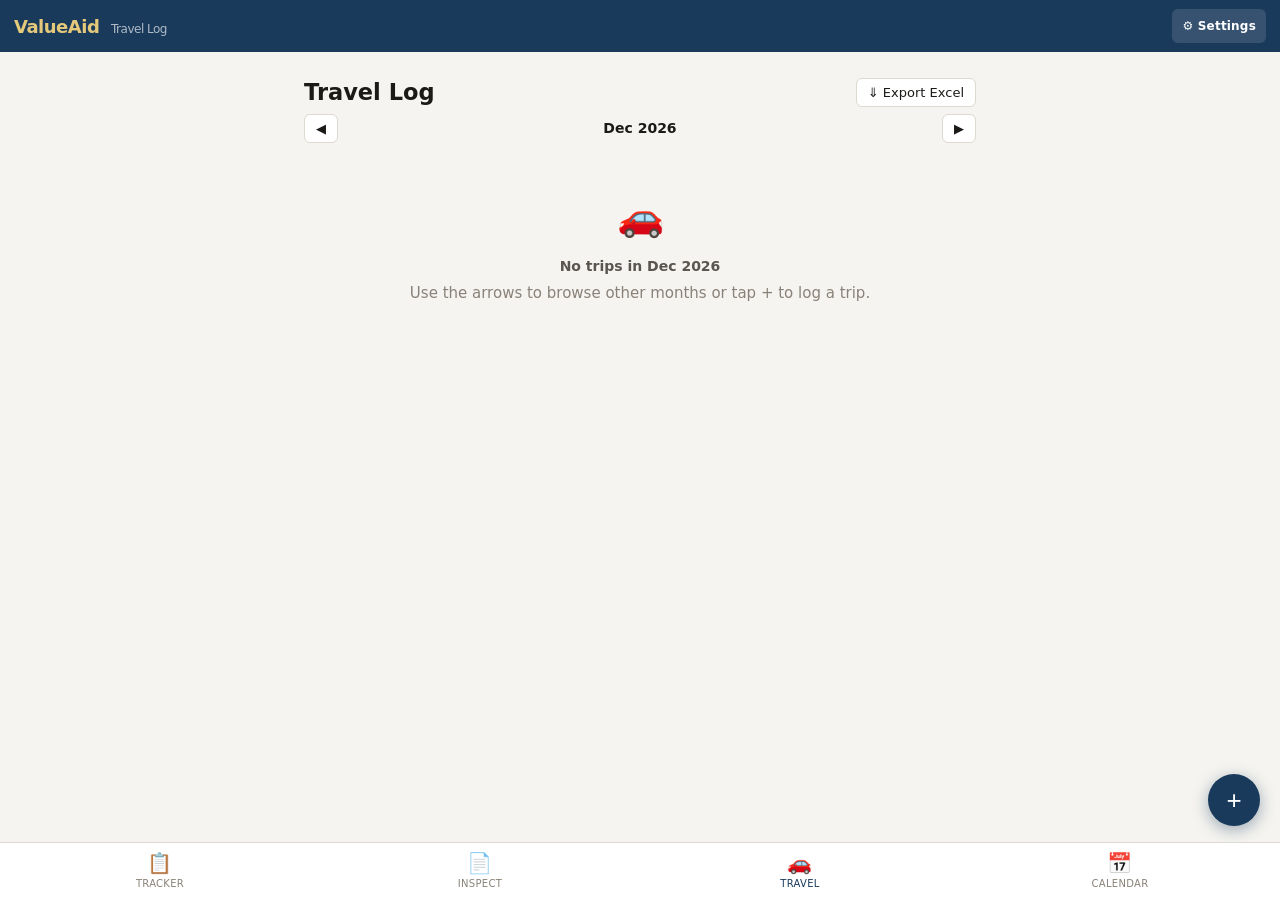
<file: travel.html>
<!DOCTYPE html>
<html lang="en">
<head>
<meta charset="UTF-8">
<meta name="viewport" content="width=device-width, initial-scale=1.0, viewport-fit=cover">
<meta name="mobile-web-app-capable" content="yes">
<meta name="apple-mobile-web-app-capable" content="yes">
<meta name="theme-color" content="#1a3a5c">
<title>ValueAid — Travel</title>
<link rel="manifest" href="manifest.json">
<link rel="stylesheet" href="css/styles.css">
</head>
<body>
<div id="app">
  <header class="app-header">
    <a href="index.html" class="logo">ValueAid <span>Travel Log</span></a>
    <div class="hdr-acts"><a href="settings.html" class="hbtn settings-btn">&#9881; Settings</a></div>
  </header>
  <div id="travel-banner" class="travel-banner">
    <div class="pulse"></div>
    <span id="banner-txt" style="flex:1;font-size:13px">Travel in progress...</span>
    <button class="btn bsm" style="background:var(--gd);color:#fff;border:none;padding:6px 12px" onclick="openEndTravel()">End Trip</button>
  </div>
  <div class="page-content">
    <div class="pgw">
      <div style="display:flex;align-items:center;justify-content:space-between;margin-top:12px;margin-bottom:4px">
        <h2>Travel Log</h2>
        <button id="travel-excel-btn" class="btn bs bsm" onclick="exportTravelXLSX()">&#8659; Export Excel</button>
      </div>
      <div style="display:flex;align-items:center;justify-content:space-between;margin-bottom:10px">
        <button class="btn bs bsm" onclick="shiftMonth(-1)">&#9664;</button>
        <span id="month-label" style="font-size:14px;font-weight:600"></span>
        <button class="btn bs bsm" onclick="shiftMonth(1)">&#9654;</button>
      </div>
      <div id="month-summary" style="display:none;background:var(--sf2);border-radius:var(--r);padding:8px 12px;margin-bottom:10px;font-size:12px;display:flex;gap:16px"></div>
      <div id="travel-list"></div>
    </div>
  </div>
  <button class="fab" onclick="openStartTravel()" title="Log Trip">&#43;</button>
  <nav class="bottom-nav">
    <a href="tracker.html" class="ni"><span class="ni-icon">&#128203;</span>Tracker</a>
    <a href="index.html" class="ni"><span class="ni-icon">&#128196;</span>Inspect</a>
    <a href="travel.html" class="ni active"><span class="ni-icon">&#128663;</span>Travel</a>
    <a href="calendar.html" class="ni"><span class="ni-icon">&#128197;</span>Calendar</a>
  </nav>
</div>
<div id="toast"></div>

<!-- ─── START TRAVEL ─────────────────────────────────────────── -->
<div class="overlay" id="ov-start">
  <div class="sheet">
    <div class="sheet-hdr">
      <button class="btn bsm bs" style="width:34px;padding:0" onclick="closeOv('ov-start')">&#10005;</button>
      <h3>Log New Trip</h3>
    </div>
    <div class="sheet-body">
      <div class="fg"><label class="fl">From</label>
        <div class="loc-wrap"><input type="text" id="s-from" placeholder="Departure location">
          <button class="drop-btn" onclick="toggleLocDrop('s-from','lo-sfrom')">&#9660;</button>
          <div class="loc-opts" id="lo-sfrom"></div></div>
      </div>
      <div class="fg"><label class="fl">To (optional)</label>
        <div class="loc-wrap"><input type="text" id="s-to" placeholder="Destination">
          <button class="drop-btn" onclick="toggleLocDrop('s-to','lo-sto')">&#9660;</button>
          <div class="loc-opts" id="lo-sto"></div></div>
      </div>
      <div class="fg"><label class="fl">Travel Method(s)</label><div class="mchk-grid" id="methods-start"></div></div>
      <!-- Driving: distance (shown at start) -->
      <div class="fg" id="dist-row" style="display:none">
        <label class="fl">Distance (km)</label>
        <input type="number" id="s-dist" min="0" step="0.1" placeholder="e.g. 12.5">
      </div>
      <!-- Taxi: fare (shown at start when taxi selected) -->
      <div class="fg" id="stax-row" style="display:none">
        <label class="fl">Taxi / Grab Fare (S$) <span style="font-size:11px;color:var(--txmt)">(optional — can add after trip)</span></label>
        <input type="number" id="s-taxi" min="0" step="0.10" placeholder="e.g. 14.80">
      </div>
      <div class="fg"><label class="fl">Notes (optional)</label><textarea id="s-notes" rows="2" placeholder="Any extra notes..."></textarea></div>
    </div>
    <div class="sheet-footer">
      <button class="btn bs" onclick="closeOv('ov-start')">Cancel</button>
      <button class="btn bp" style="flex:1" onclick="startTrip()">Start Trip &amp; Record Time</button>
    </div>
  </div>
</div>

<!-- ─── END TRAVEL ───────────────────────────────────────────── -->
<div class="overlay" id="ov-end">
  <div class="sheet">
    <div class="sheet-hdr">
      <button class="btn bsm bs" style="width:34px;padding:0" onclick="closeOv('ov-end')">&#10005;</button>
      <h3>End Trip</h3>
    </div>
    <div class="sheet-body">
      <div id="end-summary" style="background:var(--sf2);border-radius:var(--r);padding:11px;margin-bottom:12px;font-size:13px;color:var(--txm)"></div>
      <div class="fg"><label class="fl">Arrived At</label>
        <div class="loc-wrap"><input type="text" id="e-dest" placeholder="Destination">
          <button class="drop-btn" onclick="toggleLocDrop('e-dest','lo-edest')">&#9660;</button>
          <div class="loc-opts" id="lo-edest"></div></div>
      </div>
      <!-- Driving: parking (end only) -->
      <div class="fg" id="park-row" style="display:none">
        <label class="fl">Parking</label>
        <div class="mchk" id="park-chip" onclick="this.classList.toggle('on')">&#128663; Has Parking</div>
      </div>
      <!-- Driving: ERP (end only) -->
      <div class="fg" id="erp-row" style="display:none">
        <label class="fl">ERP</label>
        <div class="mchk" id="erp-chip" onclick="this.classList.toggle('on')">&#128682; Has ERP</div>
      </div>
      <!-- Taxi/Grab: fare (end only) -->
      <div class="fg" id="taxi-row" style="display:none">
        <label class="fl">Taxi / Grab Fare (S$)</label>
        <input type="number" id="e-taxi" min="0" step="0.10" placeholder="e.g. 14.80">
      </div>
    </div>
    <div class="sheet-footer">
      <button class="btn bs" onclick="closeOv('ov-end')">Cancel</button>
      <button class="btn bp" style="flex:1" onclick="endTrip()">End Trip &amp; Record Time</button>
    </div>
  </div>
</div>

<!-- ─── EDIT TRAVEL ──────────────────────────────────────────── -->
<div class="overlay" id="ov-edit">
  <div class="sheet">
    <div class="sheet-hdr">
      <button class="btn bsm bs" style="width:34px;padding:0" onclick="closeOv('ov-edit')">&#10005;</button>
      <h3>Edit Trip</h3>
    </div>
    <div class="sheet-body">
      <div class="fg"><label class="fl">From</label>
        <div class="loc-wrap"><input type="text" id="et-from" placeholder="Departure">
          <button class="drop-btn" onclick="toggleLocDrop('et-from','lo-etfrom')">&#9660;</button>
          <div class="loc-opts" id="lo-etfrom"></div></div>
      </div>
      <div class="fg"><label class="fl">To</label>
        <div class="loc-wrap"><input type="text" id="et-to" placeholder="Destination">
          <button class="drop-btn" onclick="toggleLocDrop('et-to','lo-etto')">&#9660;</button>
          <div class="loc-opts" id="lo-etto"></div></div>
      </div>
      <div class="fg"><label class="fl">Date</label><input type="date" id="et-date"></div>
      <div class="r2">
        <div class="fg"><label class="fl">Start Time</label><input type="time" id="et-start"></div>
        <div class="fg"><label class="fl">End Time</label><input type="time" id="et-end"></div>
      </div>
      <div class="fg"><label class="fl">Travel Method(s)</label><div class="mchk-grid" id="methods-edit"></div></div>
      <!-- Driving fields -->
      <div class="fg" id="edist-row" style="display:none">
        <label class="fl">Distance (km)</label>
        <input type="number" id="et-dist" min="0" step="0.1" placeholder="e.g. 12.5">
      </div>
      <div class="fg" id="epark-row" style="display:none">
        <label class="fl">Parking</label>
        <div class="mchk" id="epark-chip" onclick="this.classList.toggle('on')">&#128663; Has Parking</div>
      </div>
      <div class="fg" id="eerp-row" style="display:none">
        <label class="fl">ERP</label>
        <div class="mchk" id="eerp-chip" onclick="this.classList.toggle('on')">&#128682; Has ERP</div>
      </div>
      <!-- Taxi fields -->
      <div class="fg" id="etaxi-row" style="display:none">
        <label class="fl">Taxi / Grab Fare (S$)</label>
        <input type="number" id="et-taxi" min="0" step="0.10" placeholder="e.g. 14.80">
      </div>
      <div class="fg"><label class="fl">Notes</label><textarea id="et-notes" rows="2"></textarea></div>
    </div>
    <div class="sheet-footer">
      <button class="btn bs" onclick="closeOv('ov-edit')">Cancel</button>
      <button class="btn bp" style="flex:1" onclick="saveEditTrip()">Save Changes</button>
    </div>
  </div>
</div>

<script src="js/db.js"></script>
<script src="js/ui.js"></script>
<script src="js/picker.js"></script>
<script src="js/xlsx.full.min.js"></script>
<script>
let editingTripId = null;

// ─── EXCEL EXPORT ──────────────────────────────────────────────
function exportTravelXLSX() {
  const ym = _viewYM || currentYM();
  const trips = VA.db.travels.filter(t => t.endTime && (t.date||'').startsWith(ym))
    .sort((a,b) => new Date(a.startTime||0) - new Date(b.startTime||0));
  if (!trips.length) { toast('No trips for '+fmtYM(ym)); return; }
  const rows = [['Date','From','To','Start','End','Duration','Methods','Parking','ERP','Taxi (S$)','Distance (km)','Notes']];
  trips.forEach(t => {
    const start = t.startTime ? VA.fmtTime(new Date(t.startTime)) : '';
    const end   = t.endTime   ? VA.fmtTime(new Date(t.endTime))   : '';
    const dur   = (t.startTime && t.endTime) ? getDur(t.startTime, t.endTime) : '';
    rows.push([
      t.date || '',
      t.from || '',
      t.to   || '',
      start, end, dur,
      (t.methods||[]).join(', '),
      t.hasParking ? 'Yes' : '',
      t.hasERP     ? 'Yes' : '',
      t.taxiFare   || '',
      t.distKm     || '',
      t.notes      || ''
    ]);
  });
  const wb = XLSX.utils.book_new();
  const ws = XLSX.utils.aoa_to_sheet(rows);
  // Column widths
  ws['!cols'] = [10,24,24,8,8,8,20,8,6,10,12,24].map(w=>({wch:w}));
  XLSX.utils.book_append_sheet(wb, ws, 'Travel Log');
  const date = (()=>{const d=new Date();return d.getFullYear()+'-'+String(d.getMonth()+1).padStart(2,'0')+'-'+String(d.getDate()).padStart(2,'0');})();
  XLSX.writeFile(wb, 'travel-log-'+ym+'.xlsx');
  toast('Exported');
}

// ─── RENDER ────────────────────────────────────────────────────
let _viewYM = null; // 'YYYY-MM'
function currentYM() {
  const d=new Date(); return d.getFullYear()+'-'+String(d.getMonth()+1).padStart(2,'0');
}
function fmtYM(ym) {
  const [y,m]=ym.split('-'); const n=['Jan','Feb','Mar','Apr','May','Jun','Jul','Aug','Sep','Oct','Nov','Dec'];
  return n[parseInt(m,10)-1]+' '+y;
}
function shiftMonth(dir) {
  const [y,m]=(_viewYM||currentYM()).split('-').map(Number);
  const d=new Date(y,m-1+dir,1);
  _viewYM=d.getFullYear()+'-'+String(d.getMonth()+1).padStart(2,'0');
  renderTravels();
}
function renderTravels() {
  if(!_viewYM) _viewYM=currentYM();
  document.getElementById('month-label').textContent=fmtYM(_viewYM);
  const el=document.getElementById('travel-list');
  const ip=VA.db.travels.filter(t=>!t.endTime);
  const done=VA.db.travels.filter(t=>t.endTime&&(t.date||'').startsWith(_viewYM))
    .sort((a,b)=>new Date(b.endTime)-new Date(a.endTime));
  // Monthly summary
  const rate=+(VA.db.settings&&VA.db.settings.claimRatePerKm)||0.70;
  const drivingTrips=done.filter(t=>(t.methods||[]).includes('Driving')&&t.distKm);
  const taxiTrips=done.filter(t=>((t.methods||[]).some(m=>m.includes('Taxi')||m.includes('Grab')))&&t.taxiFare);
  const claimAmt=drivingTrips.reduce((s,t)=>s+(parseFloat(t.distKm)||0),0)*rate;
  const taxiAmt=taxiTrips.reduce((s,t)=>s+(parseFloat(t.taxiFare)||0),0);
  const sumEl=document.getElementById('month-summary');
  if(done.length&&sumEl){
    sumEl.style.display='flex';
    sumEl.innerHTML=(drivingTrips.length?`<span><b>&#128663; Driving:</b> S$${claimAmt.toFixed(2)} claimable (${drivingTrips.reduce((s,t)=>s+(parseFloat(t.distKm)||0),0).toFixed(1)} km)</span>`:'')
      +(taxiTrips.length?`<span><b>&#128664; Taxi/Grab:</b> S$${taxiAmt.toFixed(2)}</span>`:'');
  } else if(sumEl) sumEl.style.display='none';
  if(!ip.length&&!done.length){
    el.innerHTML='<div class="empty-state"><div class="esi">&#128663;</div><h3>No trips in '+fmtYM(_viewYM)+'</h3><p>Use the arrows to browse other months or tap + to log a trip.</p></div>';
    return;
  }
  let h='';
  ip.forEach(t=>h+=buildCard(t,true));
  const gr={};done.forEach(t=>{const d=t.date||'?';if(!gr[d])gr[d]=[];gr[d].push(t);});
  Object.keys(gr).sort((a,b)=>new Date(b)-new Date(a)).forEach(d=>{
    h+=`<div class="date-grp">${VA.fmtDateLong(d)}</div>`;
    gr[d].forEach(t=>h+=buildCard(t,false));
  });
  el.innerHTML=h;
}

function buildCard(t, active) {
  const dur = t.endTime&&t.startTime ? getDur(t.startTime,t.endTime) : '';
  const st = t.startTime ? VA.fmtTime(new Date(t.startTime)) : '?';
  const et = t.endTime ? VA.fmtTime(new Date(t.endTime)) : null;
  const extras = [];
  if (t.hasParking) extras.push('<span class="method-badge" style="background:var(--gnbg);color:var(--gn)">&#128663; Parking</span>');
  if (t.hasERP) extras.push('<span class="method-badge" style="background:var(--rdbg);color:var(--rd)">&#128682; ERP</span>');
  if (t.taxiFare) extras.push(`<span class="method-badge" style="background:var(--ambg);color:var(--am)">&#128664; S$${(+(t.taxiFare||0)||0).toFixed(2)}</span>`);
  if (t.distKm) extras.push(`<span class="method-badge">${(+(t.distKm||0)||0).toFixed(1)} km</span>`);
  // Build plain-text extras (no bubbles)
  const extraTxt = [];
  if (t.methods&&t.methods.length) extraTxt.push(t.methods.join(', '));
  if (t.hasParking) extraTxt.push('Parking');
  if (t.hasERP) extraTxt.push('ERP');
  if (t.taxiFare) extraTxt.push('Taxi S$'+(+(t.taxiFare||0)||0).toFixed(2));
  if (t.distKm) extraTxt.push((+(t.distKm||0)||0).toFixed(1)+' km');
  const metaLine = [st+(et?' — '+et:' (ongoing)')+(dur?' &bull; '+dur:''), ...extraTxt].filter(Boolean).join(' &bull; ');
  return `<div class="travel-card">
    <div class="tc-hdr"${active?' style="background:var(--ambg)"':''}>
      <div class="tc-route" style="flex:1;min-width:0">
        <div class="tc-ft"><span>${VA.esc(t.from||'?')}</span></div>
        ${t.to?`<div style="font-size:12px;color:var(--txmt);margin-top:1px">&#8594; ${VA.esc(t.to)}</div>`:`<div style="font-size:12px;color:var(--txmt);font-style:italic;margin-top:1px">In progress...</div>`}
        <div class="tc-time">${metaLine}</div>
        ${t.notes?`<div style="font-size:11px;color:var(--txmt);margin-top:1px">${VA.esc(t.notes)}</div>`:''}
      </div>
      <div style="display:flex;gap:5px;flex-shrink:0;align-items:center;margin-left:8px">
        ${active?`<button class="btn bsm" style="background:var(--gd);color:#fff;border:none;padding:5px 10px" onclick="openEndTravel()">End</button>`:''}
        <button class="btn bxs bs" onclick="openEditTrip('${t.id}')">Edit</button>
        ${!active?`<button class="btn bxs brd" onclick="delTrip('${t.id}')">&#10005;</button>`:''}
      </div>
    </div>
  </div>`;
}

function getDur(s,e){const ms=new Date(e)-new Date(s);const h=Math.floor(ms/3600000),m=Math.floor((ms%3600000)/60000);return h?h+'h '+m+'m':m+'m';}

// ─── START ─────────────────────────────────────────────────────
function openStartTravel() {
  buildMethodChecks('methods-start', [], 'start');
  ['s-from','s-to','s-notes','s-dist','s-taxi'].forEach(id=>{const el=document.getElementById(id);if(el)el.value='';});
  openOv('ov-start');
}
function startTrip() {
  const from=document.getElementById('s-from').value.trim();
  if(!from){toast('Please enter a departure location');return;}
  const meths=getSelectedMethods('methods-start');
  const now=new Date();
  const t={
    id:VA.uid(),from,
    to:document.getElementById('s-to').value.trim(),
    methods:meths,
    distKm:document.getElementById('s-dist').value||'',
    notes:document.getElementById('s-notes').value.trim(),
    startTime:now.toISOString(),endTime:null,
    date:localISO(now),
    hasParking:false,hasERP:false,erpAmt:'',taxiFare:document.getElementById('s-taxi')?.value||''
  };
  VA.db.travels.push(t);VA.save();closeOv('ov-start');updateBanner();renderTravels();toast('Trip started: '+VA.fmtTime(now));
}

// ─── END ───────────────────────────────────────────────────────
function openEndTravel() {
  const trip=VA.db.travels.find(t=>!t.endTime);if(!trip)return;
  const isDriving=(trip.methods||[]).includes('Driving');
  const isTaxi=(trip.methods||[]).includes('Taxi / Grab');
  document.getElementById('end-summary').innerHTML=
    `<b>From:</b> ${VA.esc(trip.from)}<br><b>Started:</b> ${VA.fmtTime(new Date(trip.startTime))}<br><b>Methods:</b> ${trip.methods.join(', ')||'—'}`;
  document.getElementById('e-dest').value='';
  // Show/hide end-specific fields based on methods
  document.getElementById('park-row').style.display=isDriving?'block':'none';
  document.getElementById('erp-row').style.display=isDriving?'block':'none';
  document.getElementById('taxi-row').style.display=isTaxi?'block':'none';
  const pc=document.getElementById('park-chip');if(pc)pc.classList.remove('on');
  const ec=document.getElementById('erp-chip');if(ec)ec.classList.remove('on');
  const tai=document.getElementById('e-taxi');if(tai)tai.value='';
  openOv('ov-end');
}
function endTrip() {
  const trip=VA.db.travels.find(t=>!t.endTime);if(!trip)return;
  const now=new Date();
  trip.endTime=now.toISOString();
  trip.to=document.getElementById('e-dest').value.trim()||trip.to;
  trip.date=localISO(now);
  trip.hasParking=document.getElementById('park-chip')?.classList.contains('on')||false;
  trip.hasERP=document.getElementById('erp-chip')?.classList.contains('on')||false;
  trip.erpAmt='';
  trip.taxiFare=document.getElementById('e-taxi')?.value||'';
  VA.save();closeOv('ov-end');updateBanner();renderTravels();toast('Trip ended: '+VA.fmtTime(now));
}

// ─── EDIT ──────────────────────────────────────────────────────
function openEditTrip(id) {
  editingTripId=id;
  const t=VA.db.travels.find(x=>x.id===id);if(!t)return;
  document.getElementById('et-from').value=t.from||'';
  document.getElementById('et-to').value=t.to||'';
  document.getElementById('et-notes').value=t.notes||'';
  document.getElementById('et-date').value=t.date||'';
  document.getElementById('et-dist').value=t.distKm||'';
  const eepc=document.getElementById('eerp-chip');if(eepc)eepc.classList.toggle('on',!!t.hasERP);
  document.getElementById('et-taxi').value=t.taxiFare||'';
  if(t.startTime)document.getElementById('et-start').value=VA.fmtTime(new Date(t.startTime));
  else document.getElementById('et-start').value='';
  if(t.endTime)document.getElementById('et-end').value=VA.fmtTime(new Date(t.endTime));
  else document.getElementById('et-end').value='';
  buildMethodChecks('methods-edit', t.methods||[], 'edit');
  const epc=document.getElementById('epark-chip');if(epc)epc.classList.toggle('on',!!t.hasParking);
  openOv('ov-edit');
}
function saveEditTrip() {
  const t=VA.db.travels.find(x=>x.id===editingTripId);if(!t)return;
  t.from=document.getElementById('et-from').value.trim()||t.from;
  t.to=document.getElementById('et-to').value.trim();
  t.notes=document.getElementById('et-notes').value.trim();
  t.methods=getSelectedMethods('methods-edit');
  t.distKm=document.getElementById('et-dist').value||'';
  t.hasParking=document.getElementById('epark-chip')?.classList.contains('on')||false;
  t.hasERP=document.getElementById('eerp-chip')?.classList.contains('on')||false;
  t.erpAmt='';
  t.taxiFare=document.getElementById('et-taxi').value||'';
  const dt=document.getElementById('et-date').value;if(dt)t.date=dt;
  const st=document.getElementById('et-start').value;
  const et=document.getElementById('et-end').value;
  if(st&&t.date){try{t.startTime=new Date(t.date+'T'+st+':00').toISOString();}catch(e){}}
  if(et&&t.date){try{t.endTime=new Date(t.date+'T'+et+':00').toISOString();}catch(e){}}
  // Only clear endTime if the trip was already in-progress (never completed)
  // Prevent accidental clearing of a completed trip's end time
  else if(!et && !t.endTime) t.endTime=null;
  VA.save();closeOv('ov-edit');updateBanner();renderTravels();toast('Trip updated');
}
function delTrip(id){if(!confirm('Delete this trip?'))return;VA.db.travels=VA.db.travels.filter(t=>t.id!==id);VA.save();updateBanner();renderTravels();}

function localISO(d){const y=d.getFullYear(),m=String(d.getMonth()+1).padStart(2,'0'),day=String(d.getDate()).padStart(2,'0');return y+'-'+m+'-'+day;}
pageInit();
renderTravels();
</script>
</body>
</html>
</file>
<file: css/styles.css>
/* ═══════════════════════════════════════════════════════════════
   ValueAid — Shared Styles
═══════════════════════════════════════════════════════════════ */
*,*::before,*::after{box-sizing:border-box;margin:0;padding:0;-webkit-tap-highlight-color:transparent}
:root{
  --nv:#1a3a5c;--nvl:#2d5a8c;--nvd:#0f2338;
  --gd:#c8a84b;--gdl:#e4c97a;--gdd:#9a7a2e;
  --bg:#f5f4f0;--sf:#fff;--sf2:#f0eeea;
  --bd:#ddd9d0;--bds:#bbb5a8;
  --tx:#1c1a17;--txm:#5a554e;--txmt:#8a8278;
  --gn:#2d7a4a;--gnbg:#edf7f1;
  --rd:#b83232;--rdbg:#fdf0f0;
  --am:#a06b10;--ambg:#fef6e8;
  --bl:#1a5a8c;--blbg:#ebf3fb;
  --r:10px;--rl:16px;--rs:6px;
  --sh:0 2px 8px rgba(0,0,0,.12),0 8px 24px rgba(0,0,0,.06);
  --tr:.18s cubic-bezier(.4,0,.2,1);
  --nh:58px;--hh:52px;
  --safe-b:env(safe-area-inset-bottom,0px);
}
[data-theme=dark]{
  --bg:#141210;--sf:#1e1c19;--sf2:#2a2824;
  --bd:#3a3730;--bds:#4a4740;
  --tx:#e8e4dc;--txm:#a09890;--txmt:#6a6258;
  --nv:#2d5a8c;--nvl:#3d7ab0;
  --gnbg:#1a3324;--rdbg:#2a1818;--ambg:#281e0a;--blbg:#101e2a;
}
html,body{height:100%;overflow:hidden;background:var(--bg);color:var(--tx);font-family:'Segoe UI',system-ui,-apple-system,sans-serif;font-size:15px;line-height:1.5;-webkit-font-smoothing:antialiased}
#app{height:100%;display:flex;flex-direction:column}

/* ── Header ─────────────────────────────────── */
.app-header{height:var(--hh);background:var(--nv);color:#fff;display:flex;align-items:center;padding:0 14px;gap:10px;z-index:100;flex-shrink:0}
.logo{font-size:18px;font-weight:700;letter-spacing:-.5px;color:var(--gdl);text-decoration:none}
.logo span{color:#fff;font-weight:400;opacity:.65;font-size:12px;margin-left:6px}
.hdr-acts{margin-left:auto;display:flex;gap:6px}
.hbtn{background:rgba(255,255,255,.12);border:none;color:#fff;width:34px;height:34px;border-radius:var(--rs);cursor:pointer;display:flex;align-items:center;justify-content:center;font-size:15px;text-decoration:none;flex-shrink:0}
.hbtn:active{background:rgba(255,255,255,.28)}
.settings-btn{width:auto;padding:0 10px;gap:5px;font-size:12px;font-weight:600;letter-spacing:.2px}

/* ── Bottom nav ──────────────────────────────── */
.bottom-nav{height:calc(var(--nh) + var(--safe-b));background:var(--sf);border-top:1px solid var(--bd);display:flex;flex-shrink:0;z-index:100;padding-bottom:var(--safe-b)}
.ni{flex:1;display:flex;flex-direction:column;align-items:center;justify-content:center;gap:3px;cursor:pointer;border:none;background:none;color:var(--txmt);font-size:10px;letter-spacing:.3px;text-transform:uppercase;font-weight:500;padding:0;text-decoration:none}
.ni.active{color:var(--nv)}
[data-theme=dark] .ni.active{color:var(--gdl)}
.ni-icon{font-size:20px;line-height:1}

/* ── FAB (Floating Action Button) ───────────── */
.fab{position:fixed;bottom:calc(var(--nh) + var(--safe-b) + 16px);right:20px;width:52px;height:52px;border-radius:50%;background:var(--nv);color:#fff;border:none;font-size:26px;display:flex;align-items:center;justify-content:center;cursor:pointer;box-shadow:0 4px 16px rgba(26,58,92,.4);z-index:50;transition:all var(--tr)}
.fab:active{transform:scale(.94)}
[data-theme=dark] .fab{background:var(--gdl);color:var(--nv)}

/* ── Content area ────────────────────────────── */
.page-content{flex:1;overflow-y:auto;overflow-x:hidden;-webkit-overflow-scrolling:touch}
.pgw{padding:12px 14px;max-width:700px;margin:0 auto;padding-bottom:90px}

/* ── Banner ──────────────────────────────────── */
.travel-banner{background:var(--nv);color:#fff;padding:9px 14px;display:none;align-items:center;gap:10px;flex-shrink:0}
.travel-banner.visible{display:flex}
.pulse{width:8px;height:8px;border-radius:50%;background:var(--gdl);animation:pulse 1.5s infinite;flex-shrink:0}
@keyframes pulse{0%,100%{opacity:1;transform:scale(1)}50%{opacity:.6;transform:scale(.8)}}

/* ── Typography ──────────────────────────────── */
.sh{display:flex;align-items:center;justify-content:space-between;margin:0 0 10px}
.sh h2{font-size:12px;font-weight:600;text-transform:uppercase;letter-spacing:.8px;color:var(--txmt)}
.sectlbl{font-size:11px;font-weight:700;text-transform:uppercase;letter-spacing:.8px;color:var(--txmt);margin-bottom:7px;margin-top:4px}
.hint{font-size:11px;color:var(--txmt);font-style:italic;padding:3px 0}

/* ── Cards ───────────────────────────────────── */
.card{background:var(--sf);border:1px solid var(--bd);border-radius:var(--rl);overflow:hidden;margin-bottom:10px}
.card-hdr{padding:12px 14px;border-bottom:1px solid var(--bd);display:flex;align-items:center;gap:10px}
.card-hdr h3{font-size:14px;font-weight:600;flex:1}
.card-body{padding:14px}

/* ── Collapsible card ────────────────────────── */
.card-collapse-hdr{padding:12px 14px;display:flex;align-items:center;gap:10px;cursor:pointer;user-select:none}
.card-collapse-hdr h3{font-size:14px;font-weight:600;flex:1}
.card-collapse-body{padding:14px;border-top:1px solid var(--bd);display:none}
.card-collapse-body.open{display:block}

/* ── Forms ───────────────────────────────────── */
.fg{margin-bottom:12px}.fg:last-child{margin-bottom:0}
.fl{display:block;font-size:11px;font-weight:600;color:var(--txmt);text-transform:uppercase;letter-spacing:.5px;margin-bottom:4px}
input[type=text],input[type=number],input[type=date],input[type=time],input[type=tel],select,textarea{
  width:100%;background:var(--sf2);border:1px solid var(--bd);border-radius:var(--rs);
  padding:10px 12px;font-size:14px;color:var(--tx);font-family:inherit;
  -webkit-appearance:none;appearance:none;outline:none;
  transition:border-color var(--tr),box-shadow var(--tr)}
input:focus,select:focus,textarea:focus{border-color:var(--nvl);box-shadow:0 0 0 3px rgba(45,90,140,.15)}
textarea{resize:vertical;min-height:76px}
select{background-image:url("data:image/svg+xml,%3Csvg xmlns='http://www.w3.org/2000/svg' width='12' height='8'%3E%3Cpath d='M1 1l5 5 5-5' stroke='%238a8278' stroke-width='1.5' fill='none' stroke-linecap='round'/%3E%3C/svg%3E");background-repeat:no-repeat;background-position:right 12px center;padding-right:32px}
.r2{display:grid;grid-template-columns:1fr 1fr;gap:10px}

/* ── Buttons ─────────────────────────────────── */
.btn{display:inline-flex;align-items:center;gap:5px;padding:10px 15px;border-radius:var(--rs);border:1px solid transparent;font-size:14px;font-weight:500;cursor:pointer;transition:all var(--tr);font-family:inherit;white-space:nowrap;justify-content:center;text-decoration:none}
.bp{background:var(--nv);color:#fff;border-color:var(--nv)}.bp:active{background:var(--nvl)}
.bs{background:var(--sf);color:var(--tx);border-color:var(--bd)}.bs:active{background:var(--sf2)}
.bg{background:var(--gd);color:#fff;border-color:var(--gdd)}.bg:active{background:var(--gdl)}
.brd{background:var(--rdbg);color:var(--rd);border-color:var(--rd)}.brd:active{background:var(--rd);color:#fff}
.bsm{padding:6px 11px;font-size:13px}
.bxs{padding:4px 9px;font-size:12px;border-radius:4px}
.bbl{width:100%}

/* ── Badges ──────────────────────────────────── */
.badge{display:inline-flex;align-items:center;padding:2px 7px;border-radius:16px;font-size:11px;font-weight:600}
.b-nv{background:var(--blbg);color:var(--bl)}
.b-gn{background:var(--gnbg);color:var(--gn)}
.b-am{background:var(--ambg);color:var(--am)}
.b-rd{background:var(--rdbg);color:var(--rd)}

/* ── Overlays & sheets ───────────────────────── */
.overlay{position:fixed;inset:0;background:rgba(0,0,0,.5);z-index:200;display:none;align-items:flex-end;justify-content:center}
.overlay.open{display:flex}
.overlay.center{align-items:center}
.sheet{background:var(--sf);border-radius:var(--rl) var(--rl) 0 0;width:100%;max-width:700px;max-height:92vh;display:flex;flex-direction:column;overflow:hidden;animation:slideUp .22s ease}
.sheet-hdr{padding:14px 16px;border-bottom:1px solid var(--bd);display:flex;align-items:center;gap:10px;flex-shrink:0}
.sheet-hdr h3{font-size:15px;font-weight:600;flex:1}
.sheet-body{overflow-y:auto;flex:1;padding:14px 16px;-webkit-overflow-scrolling:touch}
.sheet-footer{padding:10px 16px;border-top:1px solid var(--bd);display:flex;gap:8px;flex-shrink:0}
.modal-box{background:var(--sf);border-radius:var(--rl);width:calc(100% - 28px);max-width:420px;padding:20px}
.modal-box h3{font-size:15px;font-weight:600;margin-bottom:8px}
.modal-box p{font-size:13px;color:var(--txm);margin-bottom:14px}
.modal-footer{display:flex;gap:8px;justify-content:flex-end;margin-top:14px}
@keyframes slideUp{from{transform:translateY(100%)}to{transform:translateY(0)}}

/* ── Picker sheet (for adding items/rooms) ───── */
.picker-list{display:flex;flex-direction:column;gap:0}
.picker-item{padding:12px 4px;border-bottom:1px solid var(--bd);font-size:14px;cursor:pointer;display:flex;align-items:center;gap:10px}
.picker-item:active{background:var(--sf2)}
.picker-item.selected{color:var(--nv);font-weight:500}
.picker-check{width:20px;height:20px;border-radius:4px;border:1.5px solid var(--bd);flex-shrink:0;display:flex;align-items:center;justify-content:center;font-size:12px}
.picker-item.selected .picker-check{background:var(--nv);border-color:var(--nv);color:#fff}
/* single-select: no checkbox, just highlight */
.picker-item.single-sel .picker-check{display:none}

/* ── Chips ───────────────────────────────────── */
.chip{display:inline-flex;align-items:center;padding:6px 11px;border-radius:18px;border:1px solid var(--bd);background:var(--sf);font-size:13px;cursor:pointer;user-select:none;transition:all var(--tr)}
.chip:active{transform:scale(.96)}
.chip.on{background:var(--nv);color:#fff;border-color:var(--nv)}
.chip-grid{display:flex;flex-wrap:wrap;gap:6px;margin-bottom:8px}

/* ── Search bar ──────────────────────────────── */
.sbar{position:relative;margin-bottom:8px}
.sbar input{padding-left:32px}
.sbar::before{content:"⌕";position:absolute;left:9px;top:50%;transform:translateY(-50%);color:var(--txmt);font-size:15px;pointer-events:none}

/* ── Collapsible section ─────────────────────── */
.csec{border:1px solid var(--bd);border-radius:var(--r);overflow:hidden;margin-bottom:7px}
.csec-hdr{padding:11px 12px;background:var(--sf2);display:flex;align-items:center;gap:8px;cursor:pointer;user-select:none}
.csec-hdr h4{flex:1;font-size:14px;font-weight:600}
.csec-body{padding:12px;border-top:1px solid var(--bd);display:none}
.csec-body.open{display:block}
.chev{transition:transform var(--tr);display:inline-block;font-size:12px;color:var(--txmt)}
.chev.open{transform:rotate(180deg)}

/* ── Level / unit cards ──────────────────────── */
.lvc{background:var(--sf);border:1px solid var(--bd);border-radius:var(--rl);margin-bottom:8px;overflow:hidden}
.lv-hdr{padding:11px 12px;display:flex;align-items:center;gap:8px;background:var(--sf2)}
.lv-hdr h4{flex:1;font-size:14px;font-weight:600}
.lv-body{padding:12px;border-top:1px solid var(--bd);display:none}
.lv-body.open{display:block}

/* ── Project cards ───────────────────────────── */
.proj-card{background:var(--sf);border:1px solid var(--bd);border-radius:var(--rl);padding:12px 14px;margin-bottom:8px;cursor:pointer;display:flex;align-items:center;gap:10px;transition:all var(--tr)}
.proj-card:active{border-color:var(--nvl);background:var(--blbg)}
.pc-icon{width:38px;height:38px;background:var(--blbg);border-radius:var(--rs);display:flex;align-items:center;justify-content:center;font-size:17px;flex-shrink:0}
.pc-title{font-size:14px;font-weight:600;white-space:nowrap;overflow:hidden;text-overflow:ellipsis}
.pc-sub{font-size:12px;color:var(--txmt);margin-top:2px;white-space:nowrap;overflow:hidden;text-overflow:ellipsis}
.pc-meta{text-align:right;flex-shrink:0}

/* ── Travel cards ────────────────────────────── */
.travel-card{background:var(--sf);border:1px solid var(--bd);border-radius:var(--rl);margin-bottom:8px;overflow:hidden}
.tc-hdr{padding:11px 12px;display:flex;align-items:center;gap:10px;border-bottom:1px solid var(--bd)}
.tc-route{flex:1;min-width:0}
.tc-ft{font-size:14px;font-weight:600}
.tc-arr{color:var(--txmt);font-size:11px;flex-shrink:0}
.tc-time{font-size:12px;color:var(--txmt);margin-top:2px}
.tc-methods{display:flex;flex-wrap:wrap;gap:3px;padding:8px 12px}
.method-badge{font-size:12px;padding:3px 7px;border-radius:11px;background:var(--sf2);border:1px solid var(--bd)}
.date-grp{font-size:11px;font-weight:600;text-transform:uppercase;letter-spacing:.7px;color:var(--txmt);padding:7px 3px 3px;margin-top:3px}

/* ── Method checks ───────────────────────────── */
.mchk{display:flex;align-items:center;gap:6px;padding:8px 12px;border:1px solid var(--bd);border-radius:18px;cursor:pointer;font-size:13px;user-select:none}
.mchk.on{background:var(--nv);color:#fff;border-color:var(--nv)}
.mchk-grid{display:flex;flex-wrap:wrap;gap:8px}

/* ── Location combo ──────────────────────────── */
.loc-wrap{position:relative}
.loc-wrap .drop-btn{position:absolute;right:8px;top:50%;transform:translateY(-50%);background:none;border:none;color:var(--txmt);cursor:pointer;font-size:12px;padding:4px}
.loc-opts{position:absolute;top:100%;left:0;right:0;background:var(--sf);border:1px solid var(--bd);border-radius:var(--rs);box-shadow:var(--sh);z-index:60;max-height:190px;overflow-y:auto;display:none}
.loc-opts.open{display:block}
.lo{padding:9px 12px;font-size:13px;cursor:pointer}
.lo:active{background:var(--sf2)}
.lo-group{font-size:11px;font-weight:700;text-transform:uppercase;letter-spacing:.5px;color:var(--txmt);padding:7px 12px 3px;cursor:default}

/* ── Calendar ────────────────────────────────── */
.cal-nav{display:flex;align-items:center;justify-content:space-between;padding:10px 0;margin-bottom:6px}
.cal-month{font-size:15px;font-weight:600}
.cal-grid{display:grid;grid-template-columns:repeat(7,1fr);gap:2px;margin-bottom:10px}
.cal-dl{font-size:10px;font-weight:600;text-align:center;color:var(--txmt);padding:3px 0;text-transform:uppercase}
.cal-day{min-height:42px;border-radius:var(--rs);display:flex;flex-direction:column;align-items:center;padding:3px;cursor:pointer;position:relative}
.cal-day:active{background:var(--sf2)}
.cal-day.today .dn{background:var(--nv);color:#fff;border-radius:50%;width:22px;height:22px;display:flex;align-items:center;justify-content:center;font-weight:600;font-size:12px}
.cal-day.other-month{opacity:.35}
.cal-day.has-events{background:var(--ambg)}
.cal-day.selected.has-events{background:var(--blbg)}
.cal-day.selected{background:var(--blbg);border:1px solid var(--nvl)}
.dn{font-size:13px;font-weight:500;width:22px;height:22px;display:flex;align-items:center;justify-content:center}
.ev-item{background:var(--sf);border:1px solid var(--bd);border-left:3px solid var(--nv);border-radius:0 var(--r) var(--r) 0;padding:9px 11px;margin-bottom:7px;cursor:pointer}
.ev-time{font-size:11px;color:var(--txmt);margin-bottom:2px}
.ev-title{font-size:14px;font-weight:600}
.ev-sub{font-size:12px;color:var(--txm);margin-top:2px}

/* ── Settings rows ───────────────────────────── */
.s-row{display:flex;align-items:center;padding:13px 14px;border-bottom:1px solid var(--bd);gap:10px;cursor:pointer}
.s-row:last-child{border-bottom:none}
.s-row:active{background:var(--sf2)}
.s-icon{width:30px;height:30px;border-radius:var(--rs);display:flex;align-items:center;justify-content:center;font-size:14px;flex-shrink:0}
.s-label{flex:1;font-size:14px;font-weight:500}
.s-val{font-size:13px;color:var(--txmt)}
.toggle{width:42px;height:24px;border-radius:12px;background:var(--bds);border:none;position:relative;cursor:pointer;transition:background var(--tr)}
.toggle::after{content:'';width:18px;height:18px;border-radius:50%;background:#fff;position:absolute;top:3px;left:3px;transition:transform var(--tr)}
.toggle.on{background:var(--nv)}
.toggle.on::after{transform:translateX(18px)}

/* ── Layout selector ─────────────────────────── */
.layout-grid{display:grid;grid-template-columns:1fr 1fr;gap:10px;margin-top:10px}
.layout-btn{border:2px solid var(--bd);border-radius:var(--rl);padding:12px;cursor:pointer;background:var(--sf);text-align:center}
.layout-btn.selected{border-color:var(--nv);background:var(--blbg)}
.lb-icon{font-size:26px;margin-bottom:6px}
.lb-title{font-size:13px;font-weight:600;margin-bottom:3px}
.lb-desc{font-size:11px;color:var(--txmt);line-height:1.4}

/* ── Misc ────────────────────────────────────── */
.info-box{background:var(--blbg);border-radius:var(--r);padding:9px 11px;font-size:13px;color:var(--bl);margin-bottom:10px}
.divider{height:1px;background:var(--bd);margin:12px 0}
.empty-state{text-align:center;padding:36px 16px;color:var(--txmt)}
.empty-state .esi{font-size:38px;margin-bottom:10px}
.empty-state h3{font-size:14px;font-weight:600;color:var(--txm);margin-bottom:5px}
.mt8{margin-top:8px}.mt12{margin-top:12px}.mt16{margin-top:16px}
.mb8{margin-bottom:8px}.mb12{margin-bottom:12px}
.sticky-bar{background:var(--sf);border-top:1px solid var(--bd);padding:10px 14px;display:flex;gap:8px;flex-shrink:0}

/* ── Toast ───────────────────────────────────── */
#toast{position:fixed;bottom:calc(var(--nh) + var(--safe-b) + 10px);left:50%;transform:translateX(-50%) translateY(10px);background:#1c1a17;color:#fff;padding:9px 16px;border-radius:22px;font-size:13px;font-weight:500;opacity:0;transition:all .22s;z-index:500;pointer-events:none;white-space:nowrap;max-width:90vw;text-align:center}
#toast.show{opacity:1;transform:translateX(-50%) translateY(0)}

::-webkit-scrollbar{width:4px;height:4px}
::-webkit-scrollbar-track{background:transparent}
::-webkit-scrollbar-thumb{background:var(--bds);border-radius:2px}
</file>
<file: css/editor.css>
/* ── Flat section cards ───────────────────────────────────────── */
.flat-sec{margin-bottom:10px;background:var(--sf);border:1px solid var(--bd);border-radius:var(--rl)}
.flat-hdr{display:flex;align-items:center;padding:11px 12px;gap:6px;background:var(--sf2);border-radius:var(--rl) var(--rl) 0 0}
.flat-hdr h4{flex:1;font-size:14px;font-weight:600;margin:0}
.flat-body{padding:10px 12px}
.sel-preview{display:flex;flex-wrap:wrap;gap:5px;min-height:20px;margin-bottom:4px}
.sel-tag{background:var(--blbg);color:var(--bl);border-radius:12px;padding:3px 9px;font-size:12px;font-weight:500;line-height:1.4}
.note-tag{background:var(--ambg);color:var(--am);border-radius:8px;padding:3px 9px;font-size:12px;font-weight:500;line-height:1.5;cursor:pointer;word-break:break-word;white-space:normal;max-width:100%;display:inline-block;margin-top:4px}

/* ── Unit cards (per-unit layout) ────────────────────────────── */
.unit-card{background:var(--sf);border:1px solid var(--bd);border-radius:var(--rl);margin-bottom:8px;overflow:hidden}
.unit-hdr{display:flex;align-items:center;padding:11px 12px;gap:8px;background:var(--sf2);user-select:none;border-radius:var(--rl) var(--rl) 0 0}
.unit-hdr h4{flex:1;font-size:14px;font-weight:600}
.unit-preview{padding:6px 12px;border-top:1px solid var(--bd);font-size:11px;color:var(--txmt);line-height:1.7}
.unit-preview b{color:var(--txm);font-weight:600}
.unit-body{padding:10px 12px;border-top:1px solid var(--bd);display:none}
.unit-body.open{display:block}

/* ── Camera tagger ───────────────────────────────────────────── */
.cam-step{margin-bottom:14px}
.cam-step-label{font-size:11px;font-weight:700;text-transform:uppercase;letter-spacing:.5px;color:var(--txmt);margin-bottom:6px}
.cam-tag-grid{display:flex;flex-wrap:wrap;gap:6px}
.cam-tag{padding:7px 12px;border-radius:18px;border:1px solid var(--bd);background:var(--sf);color:var(--tx);font-size:13px;cursor:pointer;user-select:none;transition:all var(--tr,0.18s)}
.cam-tag.on{background:var(--nv);color:#fff;border-color:var(--nv)}
.cam-tag.cat-on{background:var(--gnbg);color:var(--gn);border-color:var(--gn)}
.cam-preview-bar{background:var(--sf2);border-radius:var(--r,10px);padding:10px 12px;margin:10px 0;font-size:12px;color:var(--txmt);word-break:break-all;min-height:36px;line-height:1.5}
.cam-preview-bar b{color:var(--tx);font-size:13px}
.cam-sticky-banner{background:var(--blbg);border-radius:var(--r,10px);padding:9px 12px;margin-bottom:12px;font-size:12px;color:var(--bl);display:flex;align-items:center;gap:8px}

/* ── Reorder buttons ─────────────────────────────────────────── */
.ord-btn{width:22px;height:22px;border:1px solid var(--bd);background:var(--sf);border-radius:4px;cursor:pointer;font-size:11px;display:flex;align-items:center;justify-content:center;padding:0;color:var(--tx)}
.ord-btn:active{background:var(--sf2)}
.ord-btn:disabled{opacity:.3;cursor:default}

/* ── Category ⋮ context menu ─────────────────────────────────── */
.cat-menu{position:fixed;background:var(--sf);border:1px solid var(--bd);border-radius:var(--r);box-shadow:var(--sh);z-index:300;min-width:180px;padding:4px 0;display:none}
.cat-menu.open{display:block}
.cat-menu-item{padding:11px 14px;font-size:14px;cursor:pointer;display:flex;align-items:center;gap:8px;color:var(--tx)}
.cat-menu-item:active{background:var(--sf2)}
.cat-menu-item.danger{color:var(--rd)}
.cat-hdr-wrap{position:relative}

/* ── Quick Add/Remove Panel ─────────────────────────────────── */
.qp-row{padding:11px 16px;border-bottom:1px solid var(--bd)}
.qp-label{font-size:13px;color:var(--tx);flex:1;line-height:1.4}
</file>
